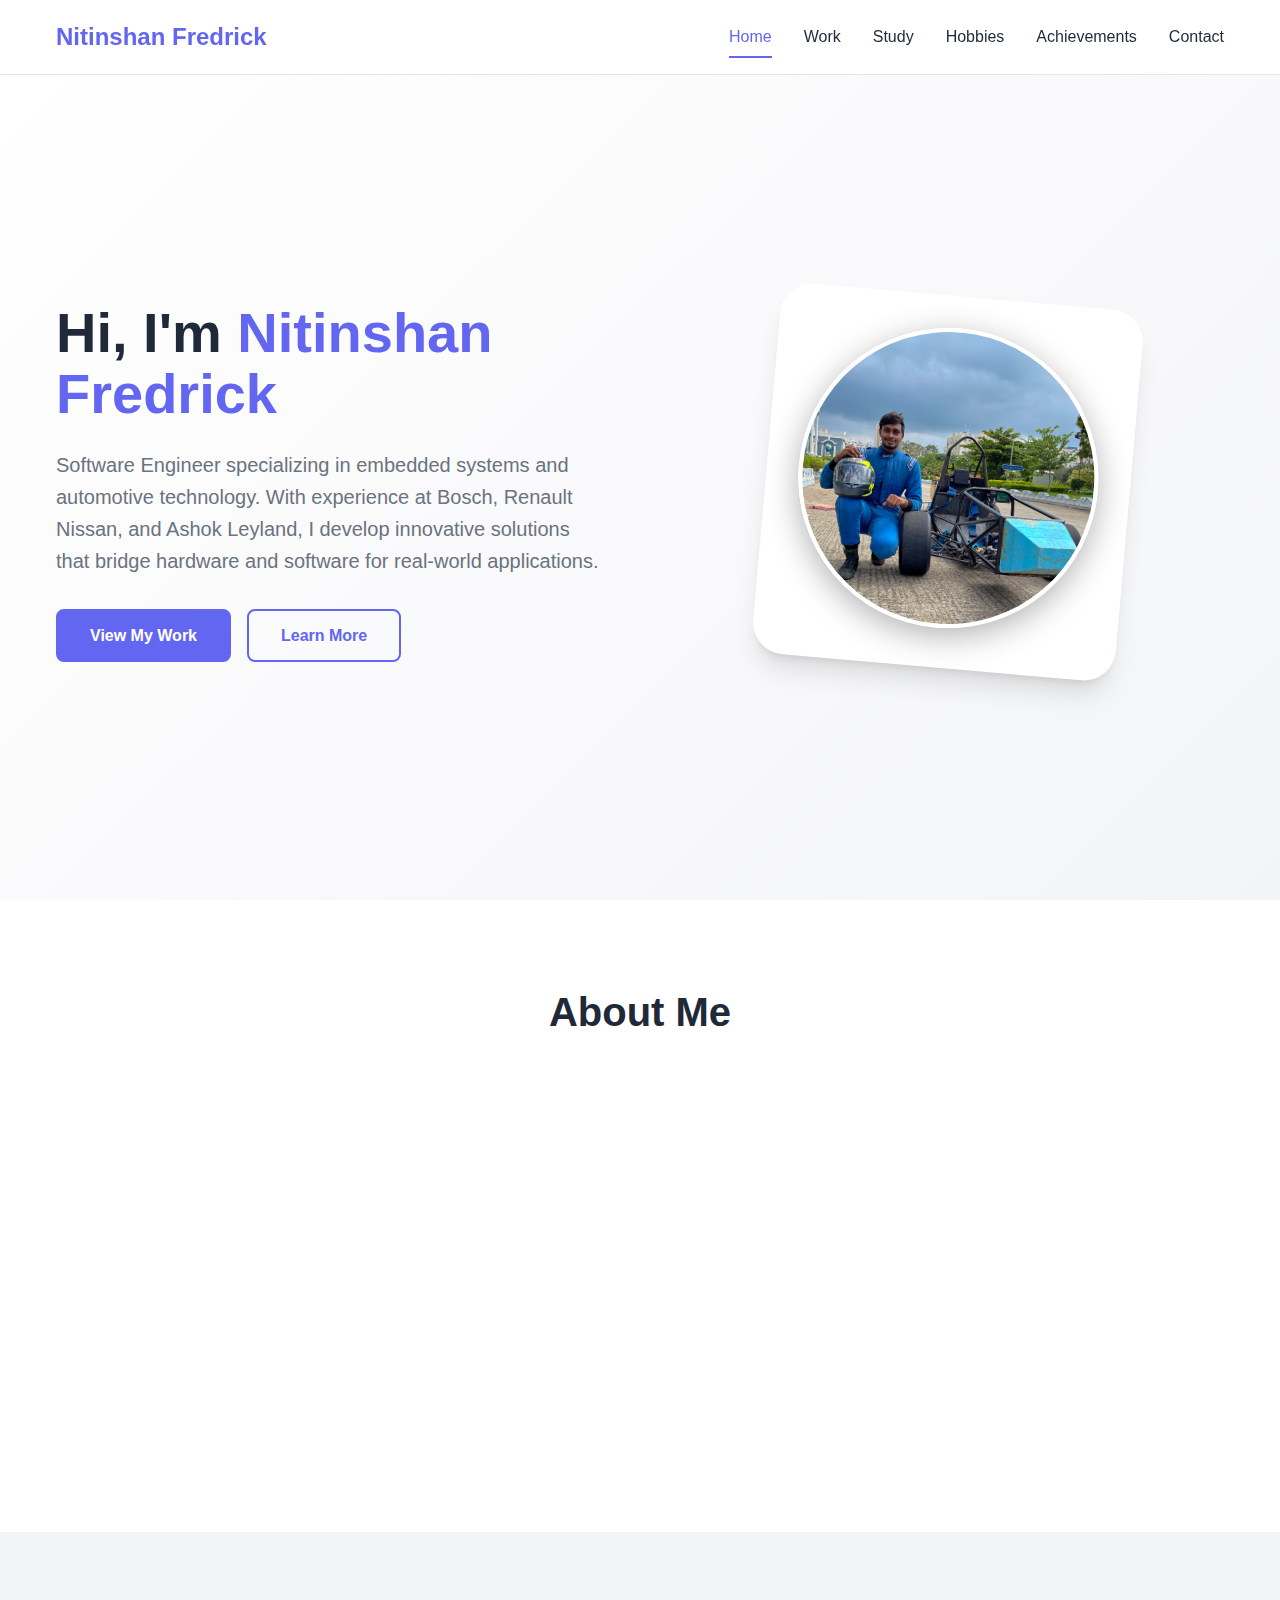
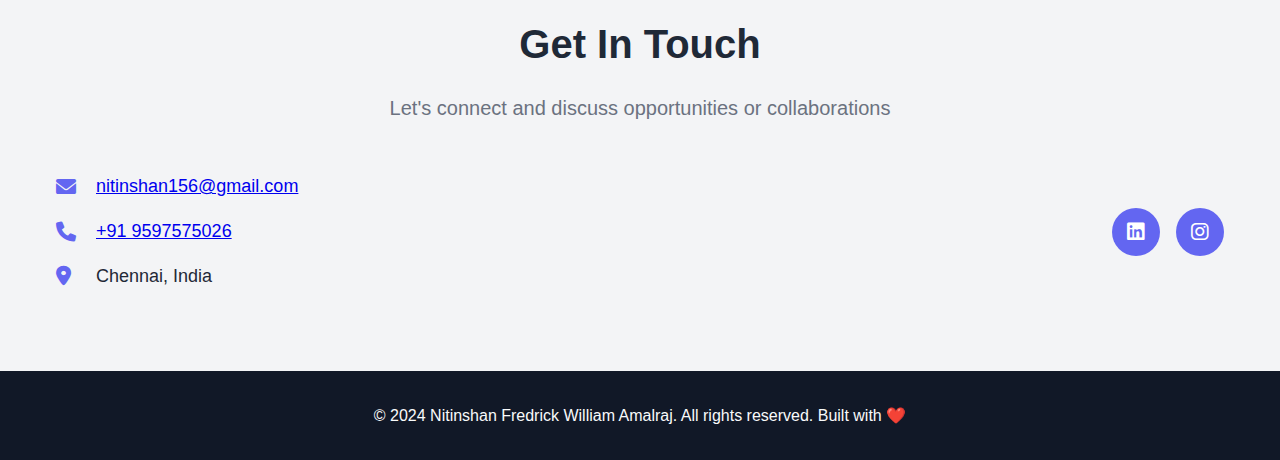
<file: index.html>
<!DOCTYPE html>
<html lang="en">
<head>
    <meta charset="UTF-8">
    <meta name="viewport" content="width=device-width, initial-scale=1.0">
        <title>Nitinshan Fredrick William Amalraj - Software Engineer</title>
    <link rel="stylesheet" href="css/style.css">
    <link href="https://cdnjs.cloudflare.com/ajax/libs/font-awesome/6.0.0/css/all.min.css" rel="stylesheet">
</head>
<body>
    <!-- Navigation -->
    <nav class="navbar">
        <div class="nav-container">
            <div class="nav-logo">
                <a href="index.html">Nitinshan Fredrick</a>
            </div>
            <div class="nav-menu" id="navMenu">
                <a href="index.html" class="nav-link active">Home</a>
                <a href="work.html" class="nav-link">Work</a>
                <a href="study.html" class="nav-link">Study</a>
                <a href="hobbies.html" class="nav-link">Hobbies</a>
                <a href="achievements.html" class="nav-link">Achievements</a>
                <a href="#contact" class="nav-link">Contact</a>
            </div>
            <div class="hamburger" id="hamburger">
                <span></span>
                <span></span>
                <span></span>
            </div>
        </div>
    </nav>

    <!-- Hero Section -->
    <section class="hero">
        <div class="hero-container">
            <div class="hero-content">
                <h1 class="hero-title">
                    Hi, I'm <span class="highlight">Nitinshan Fredrick</span>
                </h1>
                <p class="hero-description">
                    Software Engineer specializing in embedded systems and automotive technology. 
                    With experience at Bosch, Renault Nissan, and Ashok Leyland, I develop innovative 
                    solutions that bridge hardware and software for real-world applications.
                </p>
                <div class="hero-buttons">
                    <a href="work.html" class="btn btn-primary">View My Work</a>
                    <a href="#about" class="btn btn-secondary">Learn More</a>
                </div>
            </div>
            <div class="hero-image">
                <div class="profile-card">
                    <img src="images/Race Suit.jpg" alt="Nitinshan Fredrick William Amalraj" class="profile-image">
                </div>
            </div>
        </div>
    </section>

    <!-- About Section -->
    <section id="about" class="about">
        <div class="container">
            <h2 class="section-title">About Me</h2>
            <div class="about-grid">
                <div class="about-card">
                    <div class="card-icon">
                        <i class="fas fa-briefcase"></i>
                    </div>
                    <h3>Software Engineer</h3>
                    <p>Specializing in embedded systems, automotive software, and process automation with proven results at top companies.</p>
                    <a href="work.html" class="card-link">View Projects <i class="fas fa-arrow-right"></i></a>
                </div>
                <div class="about-card">
                    <div class="card-icon">
                        <i class="fas fa-graduation-cap"></i>
                    </div>
                    <h3>Learner</h3>
                    <p>Continuously expanding my knowledge through courses, certifications, and hands-on experience.</p>
                    <a href="study.html" class="card-link">Study Journey <i class="fas fa-arrow-right"></i></a>
                </div>
                <div class="about-card">
                    <div class="card-icon">
                        <i class="fas fa-palette"></i>
                    </div>
                    <h3>Creative</h3>
                    <p>Exploring various hobbies and interests that fuel my creativity and personal growth.</p>
                    <a href="hobbies.html" class="card-link">My Hobbies <i class="fas fa-arrow-right"></i></a>
                </div>
            </div>
        </div>
    </section>

    <!-- Stats Section -->
    <!-- <section class="stats">
        <div class="container">
            <div class="stats-grid">
                <div class="stat-item">
                    <span class="stat-number" data-count="3">0</span>
                    <span class="stat-label">Years Experience</span>
                </div>
                <div class="stat-item">
                    <span class="stat-number" data-count="3">0</span>
                    <span class="stat-label">Major Companies</span>
                </div>
                <div class="stat-item">
                    <span class="stat-number" data-count="90">0</span>
                    <span class="stat-label">% Process Improvement</span>
                </div>
                <div class="stat-item">
                    <span class="stat-number" data-count="10">0</span>
                    <span class="stat-label">Technologies Mastered</span>
                </div>
            </div>
        </div>
    </section> -->

    <!-- Contact Section -->
    <section id="contact" class="contact">
        <div class="container">
            <h2 class="section-title">Get In Touch</h2>
            <p class="section-subtitle">Let's connect and discuss opportunities or collaborations</p>
            <div class="contact-content">
                <div class="contact-info">
                    <div class="contact-item">
                        <i class="fas fa-envelope"></i>
                        <a href="mailto:nitinshan156@gmail.com">nitinshan156@gmail.com</a>
                    </div>
                    <div class="contact-item">
                        <i class="fas fa-phone"></i>
                        <a href="tel:+919597575026">+91 9597575026</a>
                    </div>
                    <div class="contact-item">
                        <i class="fas fa-map-marker-alt"></i>
                        <span>Chennai, India</span>
                    </div>
                </div>
                <div class="social-links">
                    <a href="https://www.linkedin.com/in/nitinshanfredrick/" target="_blank" class="social-link"><i class="fab fa-linkedin"></i></a>
                    <a href="https://www.instagram.com/ni__tin__/" target="_blank" class="social-link"><i class="fab fa-instagram"></i></a>
                </div>
            </div>
        </div>
    </section>

    <!-- Footer -->
    <footer class="footer">
        <div class="container">
            <p>&copy; 2024 Nitinshan Fredrick William Amalraj. All rights reserved. Built with ❤️</p>
        </div>
    </footer>

    <script src="js/main.js"></script>
</body>
</html>
</file>
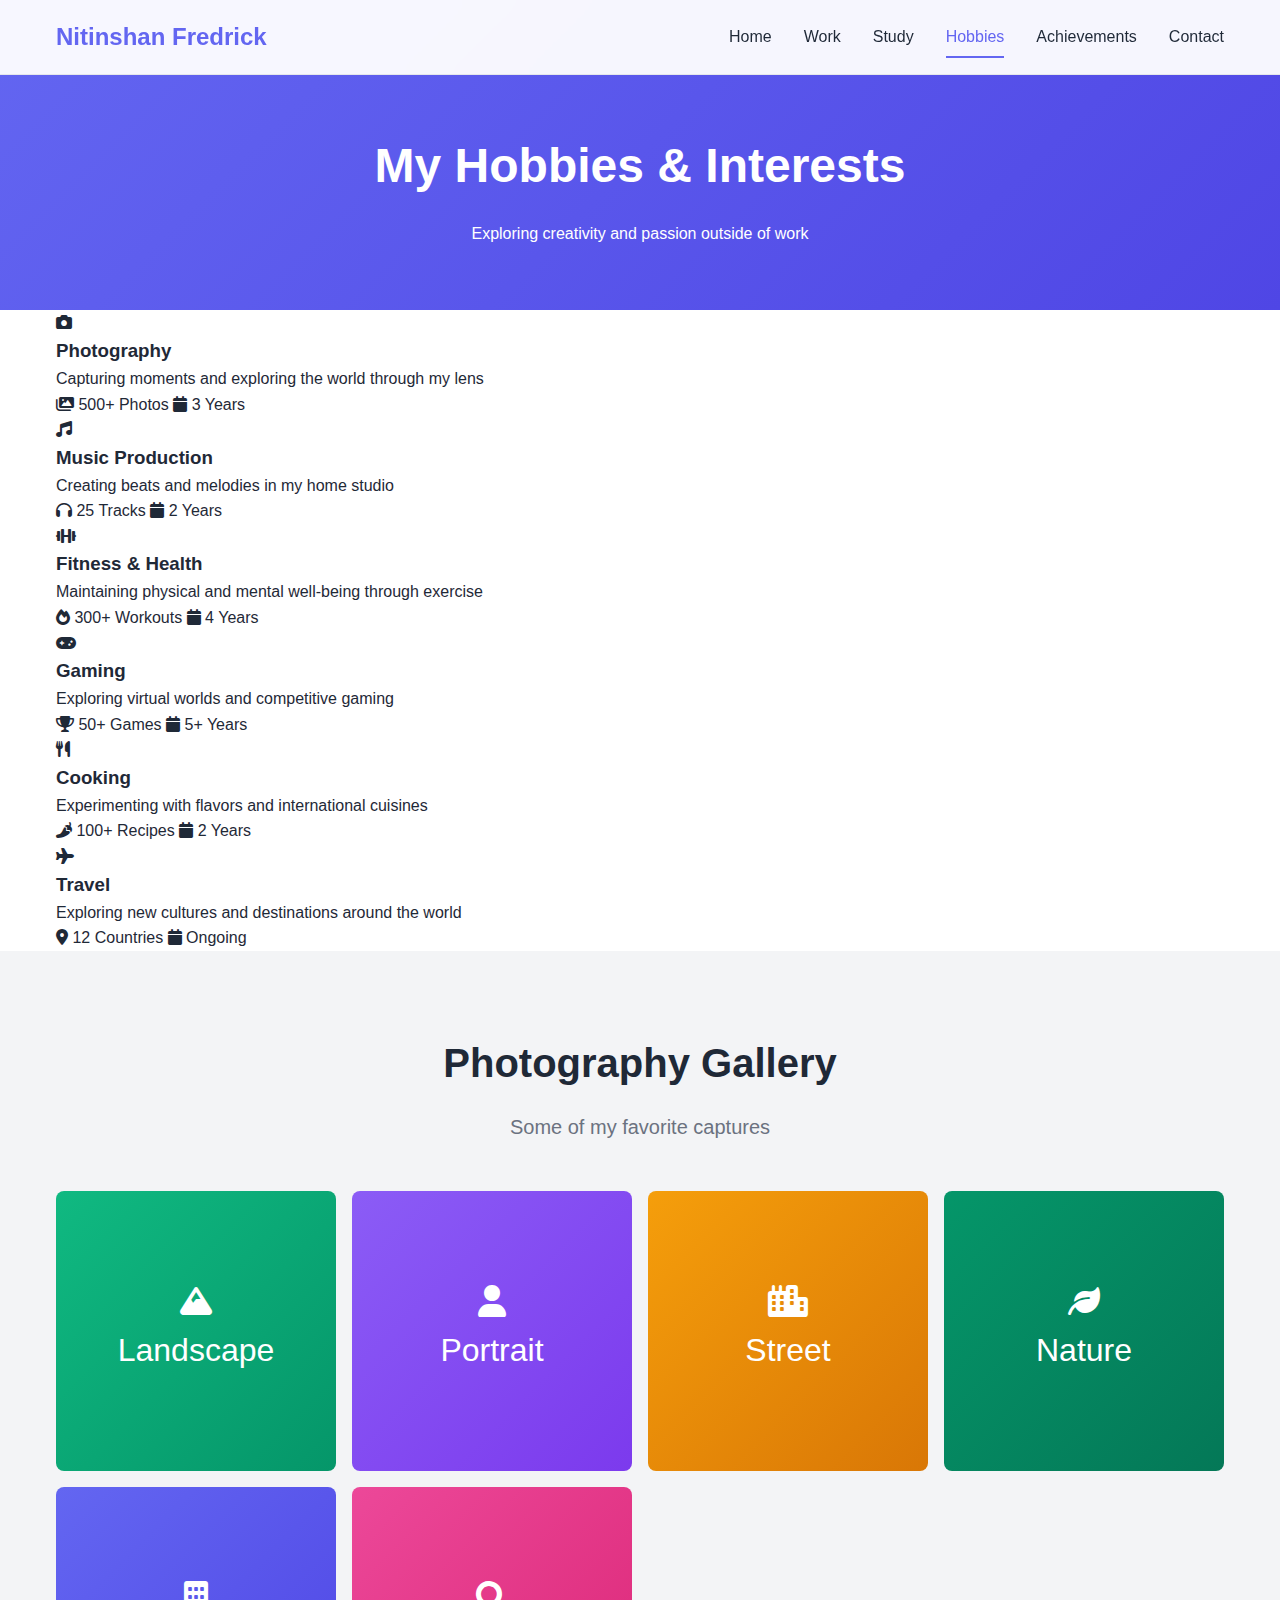
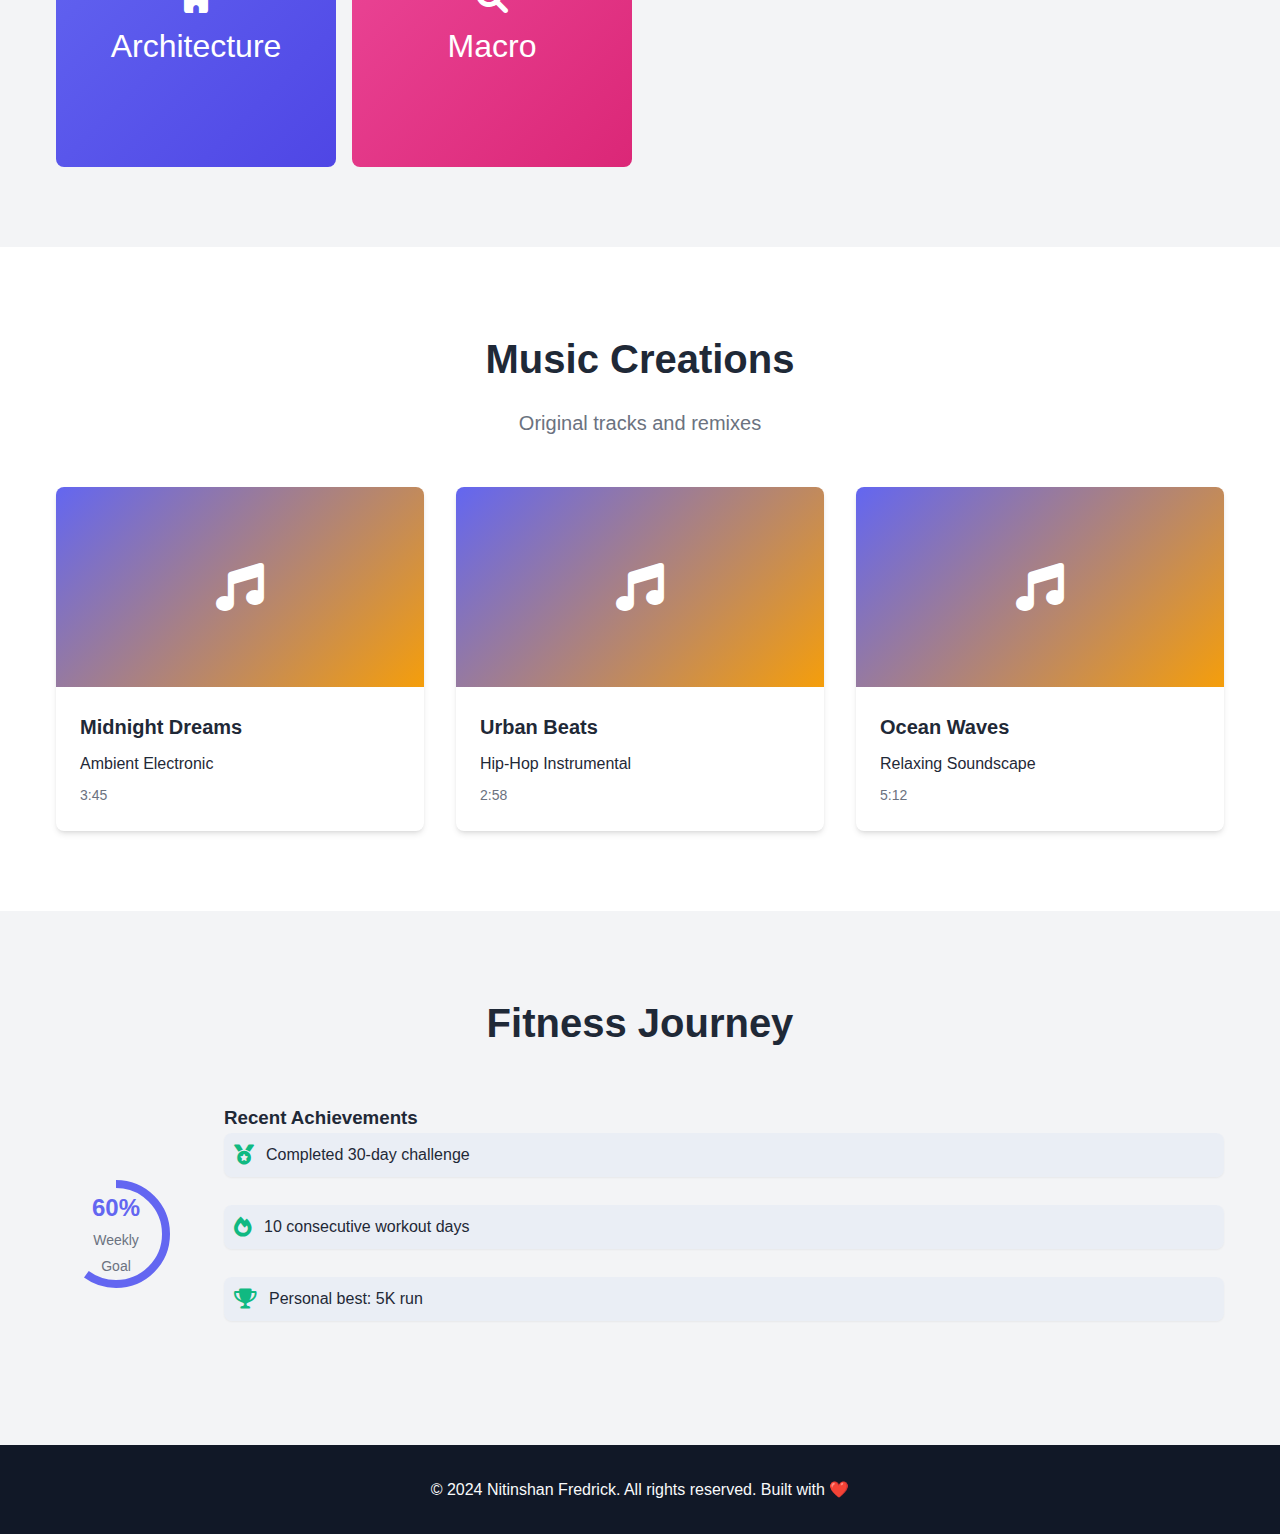
<file: hobbies.html>
<!DOCTYPE html>
<html lang="en">
<head>
    <meta charset="UTF-8">
    <meta name="viewport" content="width=device-width, initial-scale=1.0">
    <title>Hobbies - Creative Pursuits</title>
    <link rel="stylesheet" href="css/style.css">
    <link href="https://cdnjs.cloudflare.com/ajax/libs/font-awesome/6.0.0/css/all.min.css" rel="stylesheet">
</head>
<body>
    <!-- Navigation -->
    <nav class="navbar">
        <div class="nav-container">
            <div class="nav-logo">
                <a href="index.html">Nitinshan Fredrick</a>
            </div>
            <div class="nav-menu" id="navMenu">
                <a href="index.html" class="nav-link">Home</a>
                <a href="work.html" class="nav-link">Work</a>
                <a href="study.html" class="nav-link">Study</a>
                <a href="hobbies.html" class="nav-link active">Hobbies</a>
                <a href="achievements.html" class="nav-link">Achievements</a>
                <a href="index.html#contact" class="nav-link">Contact</a>
            </div>
            <div class="hamburger" id="hamburger">
                <span></span>
                <span></span>
                <span></span>
            </div>
        </div>
    </nav>

    <!-- Page Header -->
    <section class="page-header">
        <div class="container">
            <h1 class="page-title">My Hobbies & Interests</h1>
            <p class="page-subtitle">Exploring creativity and passion outside of work</p>
        </div>
    </section>

    <!-- Hobbies Overview -->
    <section class="hobbies-overview">
        <div class="container">
            <div class="hobbies-grid">
                <div class="hobby-card" onclick="showHobbyDetails('photography')">
                    <div class="hobby-icon">
                        <i class="fas fa-camera"></i>
                    </div>
                    <h3>Photography</h3>
                    <p>Capturing moments and exploring the world through my lens</p>
                    <div class="hobby-stats">
                        <span><i class="fas fa-images"></i> 500+ Photos</span>
                        <span><i class="fas fa-calendar"></i> 3 Years</span>
                    </div>
                </div>

                <div class="hobby-card" onclick="showHobbyDetails('music')">
                    <div class="hobby-icon">
                        <i class="fas fa-music"></i>
                    </div>
                    <h3>Music Production</h3>
                    <p>Creating beats and melodies in my home studio</p>
                    <div class="hobby-stats">
                        <span><i class="fas fa-headphones"></i> 25 Tracks</span>
                        <span><i class="fas fa-calendar"></i> 2 Years</span>
                    </div>
                </div>

                <div class="hobby-card" onclick="showHobbyDetails('fitness')">
                    <div class="hobby-icon">
                        <i class="fas fa-dumbbell"></i>
                    </div>
                    <h3>Fitness & Health</h3>
                    <p>Maintaining physical and mental well-being through exercise</p>
                    <div class="hobby-stats">
                        <span><i class="fas fa-fire"></i> 300+ Workouts</span>
                        <span><i class="fas fa-calendar"></i> 4 Years</span>
                    </div>
                </div>

                <div class="hobby-card" onclick="showHobbyDetails('gaming')">
                    <div class="hobby-icon">
                        <i class="fas fa-gamepad"></i>
                    </div>
                    <h3>Gaming</h3>
                    <p>Exploring virtual worlds and competitive gaming</p>
                    <div class="hobby-stats">
                        <span><i class="fas fa-trophy"></i> 50+ Games</span>
                        <span><i class="fas fa-calendar"></i> 5+ Years</span>
                    </div>
                </div>

                <div class="hobby-card" onclick="showHobbyDetails('cooking')">
                    <div class="hobby-icon">
                        <i class="fas fa-utensils"></i>
                    </div>
                    <h3>Cooking</h3>
                    <p>Experimenting with flavors and international cuisines</p>
                    <div class="hobby-stats">
                        <span><i class="fas fa-pepper-hot"></i> 100+ Recipes</span>
                        <span><i class="fas fa-calendar"></i> 2 Years</span>
                    </div>
                </div>

                <div class="hobby-card" onclick="showHobbyDetails('travel')">
                    <div class="hobby-icon">
                        <i class="fas fa-plane"></i>
                    </div>
                    <h3>Travel</h3>
                    <p>Exploring new cultures and destinations around the world</p>
                    <div class="hobby-stats">
                        <span><i class="fas fa-map-marker-alt"></i> 12 Countries</span>
                        <span><i class="fas fa-calendar"></i> Ongoing</span>
                    </div>
                </div>
            </div>
        </div>
    </section>

    <!-- Hobby Details Section -->
    <section id="hobbyDetails" class="hobby-details" style="display: none;">
        <div class="container">
            <div class="detail-content">
                <!-- Dynamic content will be loaded here -->
            </div>
        </div>
    </section>

    <!-- Photography Gallery -->
    <section class="photo-gallery">
        <div class="container">
            <h2 class="section-title">Photography Gallery</h2>
            <p class="section-subtitle">Some of my favorite captures</p>
            <div class="gallery-grid">
                <div class="gallery-item" onclick="openLightbox('photo1')">
                    <div class="image-placeholder landscape">
                        <i class="fas fa-mountain"></i>
                        <span>Landscape</span>
                    </div>
                    <div class="gallery-overlay">
                        <i class="fas fa-search-plus"></i>
                    </div>
                </div>
                <div class="gallery-item" onclick="openLightbox('photo2')">
                    <div class="image-placeholder portrait">
                        <i class="fas fa-user"></i>
                        <span>Portrait</span>
                    </div>
                    <div class="gallery-overlay">
                        <i class="fas fa-search-plus"></i>
                    </div>
                </div>
                <div class="gallery-item" onclick="openLightbox('photo3')">
                    <div class="image-placeholder street">
                        <i class="fas fa-city"></i>
                        <span>Street</span>
                    </div>
                    <div class="gallery-overlay">
                        <i class="fas fa-search-plus"></i>
                    </div>
                </div>
                <div class="gallery-item" onclick="openLightbox('photo4')">
                    <div class="image-placeholder nature">
                        <i class="fas fa-leaf"></i>
                        <span>Nature</span>
                    </div>
                    <div class="gallery-overlay">
                        <i class="fas fa-search-plus"></i>
                    </div>
                </div>
                <div class="gallery-item" onclick="openLightbox('photo5')">
                    <div class="image-placeholder architecture">
                        <i class="fas fa-building"></i>
                        <span>Architecture</span>
                    </div>
                    <div class="gallery-overlay">
                        <i class="fas fa-search-plus"></i>
                    </div>
                </div>
                <div class="gallery-item" onclick="openLightbox('photo6')">
                    <div class="image-placeholder macro">
                        <i class="fas fa-search"></i>
                        <span>Macro</span>
                    </div>
                    <div class="gallery-overlay">
                        <i class="fas fa-search-plus"></i>
                    </div>
                </div>
            </div>
        </div>
    </section>

    <!-- Music Section -->
    <section class="music-section">
        <div class="container">
            <h2 class="section-title">Music Creations</h2>
            <p class="section-subtitle">Original tracks and remixes</p>
            <div class="music-grid">
                <div class="track-card">
                    <div class="track-cover">
                        <i class="fas fa-music"></i>
                        <div class="play-button">
                            <i class="fas fa-play"></i>
                        </div>
                    </div>
                    <div class="track-info">
                        <h3>Midnight Dreams</h3>
                        <p>Ambient Electronic</p>
                        <div class="track-duration">3:45</div>
                    </div>
                </div>
                <div class="track-card">
                    <div class="track-cover">
                        <i class="fas fa-music"></i>
                        <div class="play-button">
                            <i class="fas fa-play"></i>
                        </div>
                    </div>
                    <div class="track-info">
                        <h3>Urban Beats</h3>
                        <p>Hip-Hop Instrumental</p>
                        <div class="track-duration">2:58</div>
                    </div>
                </div>
                <div class="track-card">
                    <div class="track-cover">
                        <i class="fas fa-music"></i>
                        <div class="play-button">
                            <i class="fas fa-play"></i>
                        </div>
                    </div>
                    <div class="track-info">
                        <h3>Ocean Waves</h3>
                        <p>Relaxing Soundscape</p>
                        <div class="track-duration">5:12</div>
                    </div>
                </div>
            </div>
        </div>
    </section>

    <!-- Fitness Tracker -->
    <section class="fitness-section">
        <div class="container">
            <h2 class="section-title">Fitness Journey</h2>
            <div class="fitness-stats">
                <div class="fitness-stat">
                    <div class="stat-circle">
                        <svg class="progress-ring" width="120" height="120">
                            <circle class="progress-ring-circle" stroke="currentColor" stroke-width="8" fill="transparent" r="50" cx="60" cy="60" style="stroke-dasharray: 314.16; stroke-dashoffset: 125.66;"/>
                        </svg>
                        <div class="stat-text">
                            <span class="stat-value">60%</span>
                            <span class="stat-label">Weekly Goal</span>
                        </div>
                    </div>
                </div>
                <div class="fitness-achievements">
                    <h3>Recent Achievements</h3>
                    <div class="achievement-list">
                        <div class="achievement-item">
                            <i class="fas fa-medal"></i>
                            <span>Completed 30-day challenge</span>
                        </div>
                        <div class="achievement-item">
                            <i class="fas fa-fire"></i>
                            <span>10 consecutive workout days</span>
                        </div>
                        <div class="achievement-item">
                            <i class="fas fa-trophy"></i>
                            <span>Personal best: 5K run</span>
                        </div>
                    </div>
                </div>
            </div>
        </div>
    </section>

    <!-- Lightbox Modal -->
    <div id="lightboxModal" class="lightbox-modal">
        <div class="lightbox-content">
            <span class="lightbox-close" onclick="closeLightbox()">&times;</span>
            <div class="lightbox-image">
                <div class="image-placeholder">
                    <i class="fas fa-image"></i>
                </div>
            </div>
            <div class="lightbox-caption">
                <h3>Photo Title</h3>
                <p>Photo description and details</p>
            </div>
        </div>
    </div>

    <!-- Footer -->
    <footer class="footer">
        <div class="container">
            <p>&copy; 2024 Nitinshan Fredrick. All rights reserved. Built with ❤️</p>
        </div>
    </footer>

    <script src="js/main.js"></script>
</body>
</html>
</file>
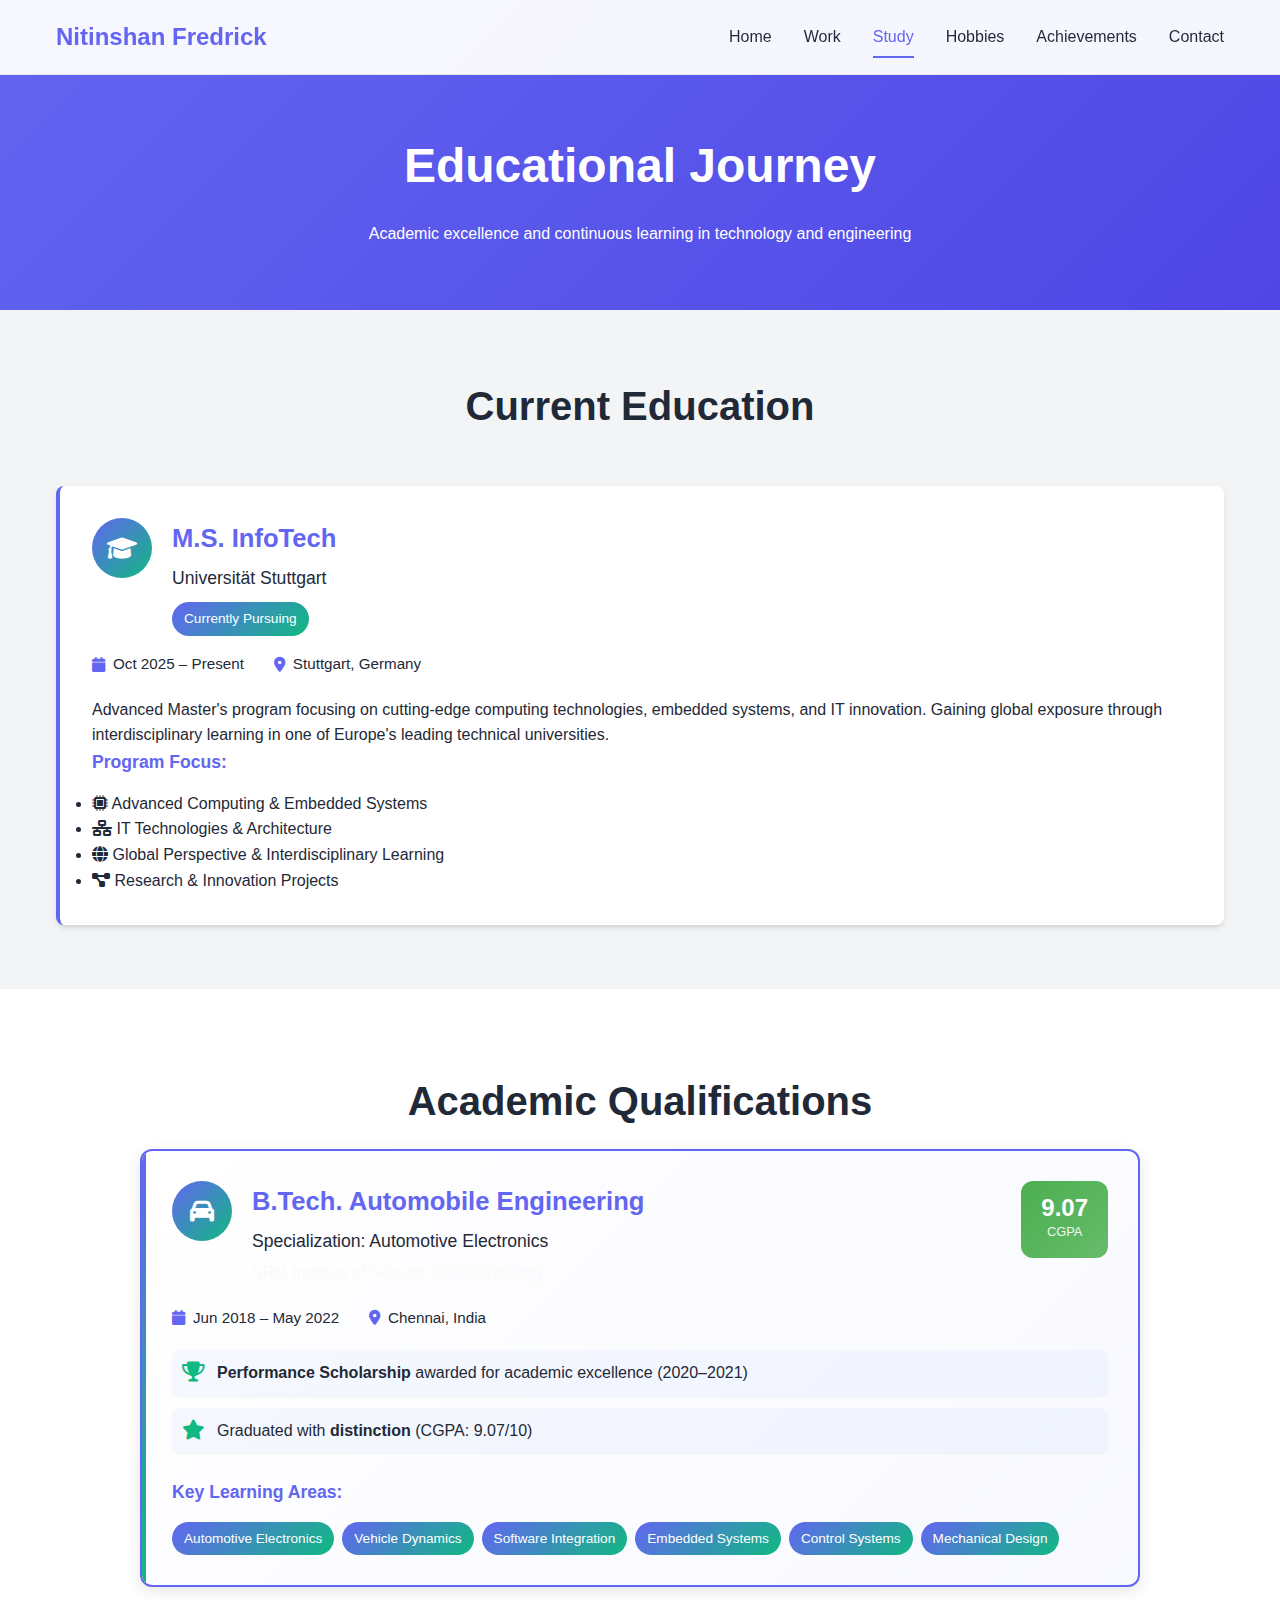
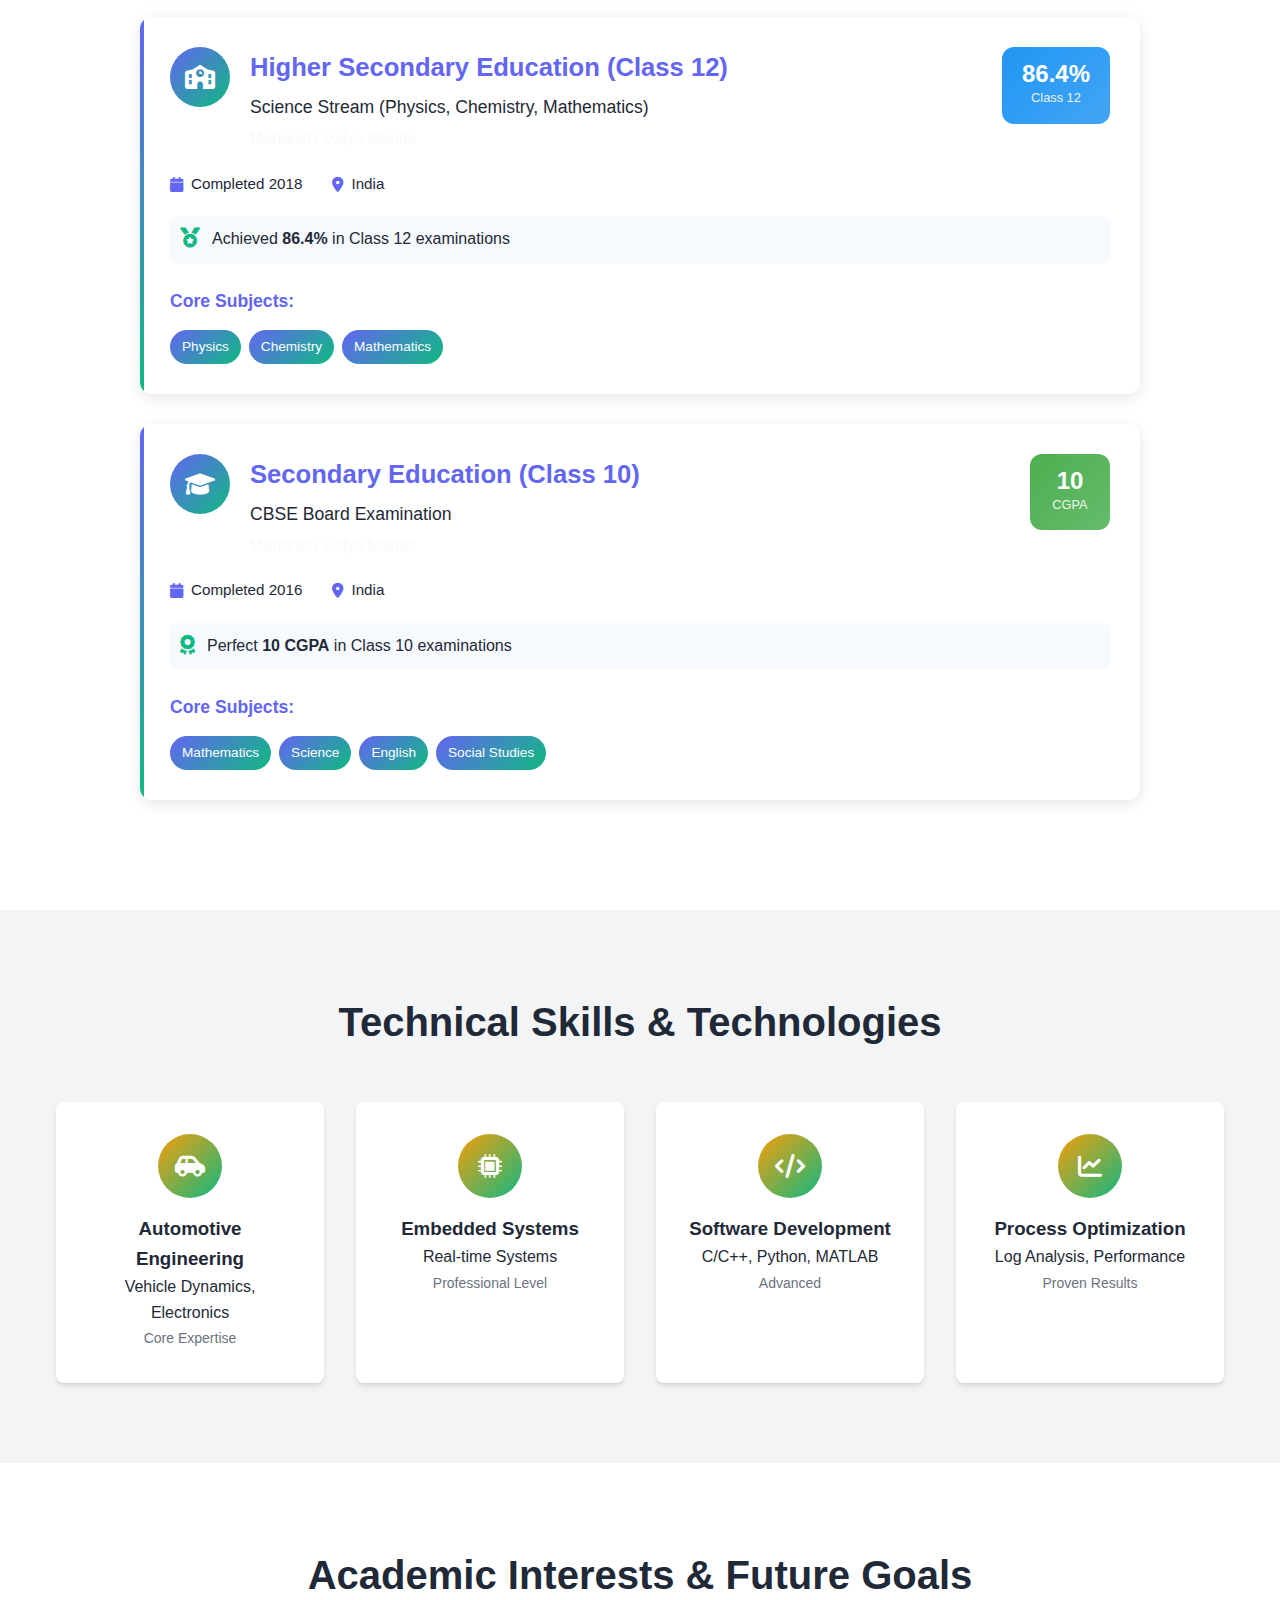
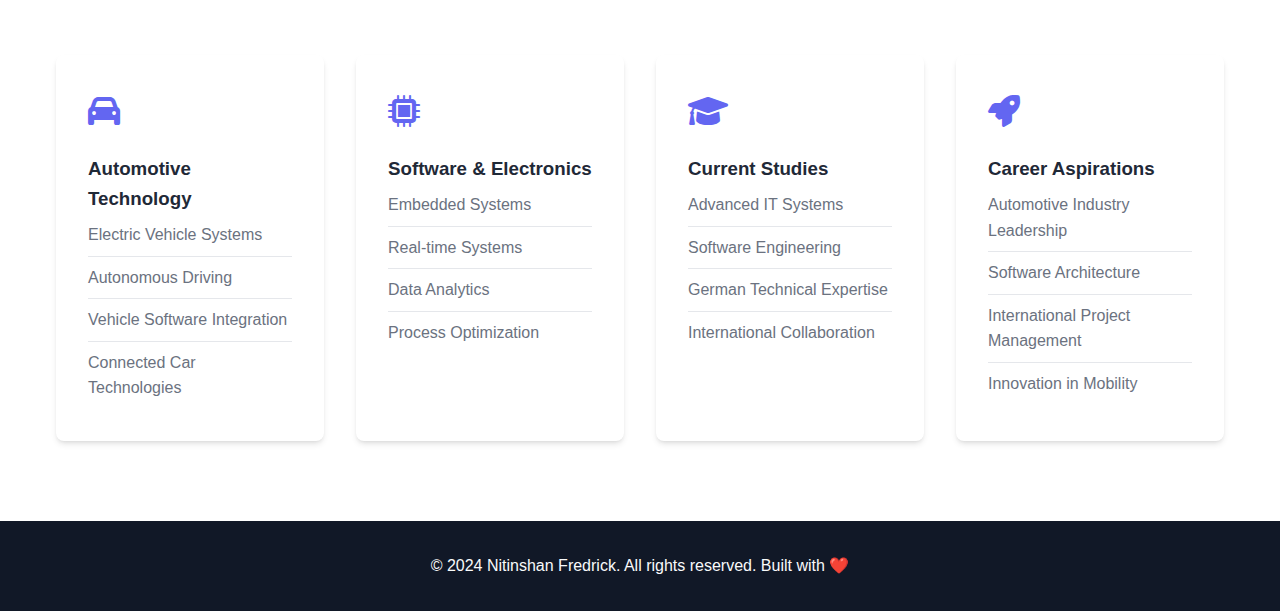
<file: study.html>
<!DOCTYPE html>
<html lang="en">
<head>
    <meta charset="UTF-8">
    <meta name="viewport" content="width=device-width, initial-scale=1.0">
    <title>Education - Nitinshan Fredrick William Amalraj</title>
    <link rel="stylesheet" href="css/style.css">
    <link href="https://cdnjs.cloudflare.com/ajax/libs/font-awesome/6.0.0/css/all.min.css" rel="stylesheet">
</head>
<body>
    <!-- Navigation -->
    <nav class="navbar">
        <div class="nav-container">
            <div class="nav-logo">
                <a href="index.html">Nitinshan Fredrick</a>
            </div>
            <div class="nav-menu" id="navMenu">
                <a href="index.html" class="nav-link">Home</a>
                <a href="work.html" class="nav-link">Work</a>
                <a href="study.html" class="nav-link active">Study</a>
                <a href="hobbies.html" class="nav-link">Hobbies</a>
                <a href="achievements.html" class="nav-link">Achievements</a>
                <a href="index.html#contact" class="nav-link">Contact</a>
            </div>
            <div class="hamburger" id="hamburger">
                <span></span>
                <span></span>
                <span></span>
            </div>
        </div>
    </nav>

    <!-- Page Header -->
    <section class="page-header">
        <div class="container">
            <h1 class="page-title">Educational Journey</h1>
            <p class="page-subtitle">Academic excellence and continuous learning in technology and engineering</p>
        </div>
    </section>

    <!-- Study Stats -->
    <!-- 
    <section class="study-stats">
        <div class="container">
            <div class="stats-grid">
                <div class="stat-card">
                    <div class="stat-icon">
                        <i class="fas fa-university"></i>
                    </div>
                    <div class="stat-info">
                        <span class="stat-number">9.07</span>
                        <span class="stat-label">CGPA (B.Tech)</span>
                    </div>
                </div>
                <div class="stat-card">
                    <div class="stat-icon">
                        <i class="fas fa-globe-europe"></i>
                    </div>
                    <div class="stat-info">
                        <span class="stat-number">2</span>
                        <span class="stat-label">Countries</span>
                    </div>
                </div>
                <div class="stat-card">
                    <div class="stat-icon">
                        <i class="fas fa-award"></i>
                    </div>
                    <div class="stat-info">
                        <span class="stat-number">86.4</span>
                        <span class="stat-label">% (Class 12)</span>
                    </div>
                </div>
                <div class="stat-card">
                    <div class="stat-icon">
                        <i class="fas fa-medal"></i>
                    </div>
                    <div class="stat-info">
                        <span class="stat-number">10</span>
                        <span class="stat-label">CGPA (Class 10)</span>
                    </div>
                </div>
            </div>
        </div>
    </section>
    -->

    <!-- Current Education -->
    <section class="current-learning">
        <div class="container">
            <h2 class="section-title">Current Education</h2>
            <div class="learning-grid">
                <div class="learning-card active">
                    <div class="card-header">
                        <div class="degree-icon">
                            <i class="fas fa-graduation-cap"></i>
                        </div>
                        <div class="degree-info">
                            <h3>M.S. InfoTech</h3>
                            <h4>Universität Stuttgart</h4>
                            <span class="current-badge">Currently Pursuing</span>
                        </div>
                    </div>
                    <div class="card-content">
                        <div class="education-meta">
                            <span class="duration"><i class="fas fa-calendar"></i> Oct 2025 – Present</span>
                            <span class="location"><i class="fas fa-map-marker-alt"></i> Stuttgart, Germany</span>
                        </div>
                        <p class="program-description">
                            Advanced Master's program focusing on cutting-edge computing technologies, 
                            embedded systems, and IT innovation. Gaining global exposure through 
                            interdisciplinary learning in one of Europe's leading technical universities.
                        </p>
                        <div class="program-highlights">
                            <h5>Program Focus:</h5>
                            <ul>
                                <li><i class="fas fa-microchip"></i> Advanced Computing & Embedded Systems</li>
                                <li><i class="fas fa-network-wired"></i> IT Technologies & Architecture</li>
                                <li><i class="fas fa-globe"></i> Global Perspective & Interdisciplinary Learning</li>
                                <li><i class="fas fa-project-diagram"></i> Research & Innovation Projects</li>
                            </ul>
                        </div>
                    </div>
                </div>
            </div>
        </div>
    </section>

    <!-- Completed Education -->
    <section class="completed-courses">
        <div class="container">
            <h2 class="section-title">Academic Qualifications</h2>
            <div class="education-timeline">
                
                <!-- Bachelor's Degree -->
                <div class="education-card featured">
                    <div class="education-header">
                        <div class="degree-icon">
                            <i class="fas fa-car"></i>
                        </div>
                        <div class="degree-info">
                            <h3>B.Tech. Automobile Engineering</h3>
                            <h4>Specialization: Automotive Electronics</h4>
                            <h5>SRM Institute of Science and Technology</h5>
                        </div>
                        <div class="grade-badge excellent">
                            <span class="grade">9.07</span>
                            <span class="label">CGPA</span>
                        </div>
                    </div>
                    <div class="education-content">
                        <div class="education-meta">
                            <span class="duration"><i class="fas fa-calendar"></i> Jun 2018 – May 2022</span>
                            <span class="location"><i class="fas fa-map-marker-alt"></i> Chennai, India</span>
                        </div>
                        <div class="achievements">
                            <div class="achievement-item">
                                <i class="fas fa-trophy"></i>
                                <span><strong>Performance Scholarship</strong> awarded for academic excellence (2020–2021)</span>
                            </div>
                            <div class="achievement-item">
                                <i class="fas fa-star"></i>
                                <span>Graduated with <strong>distinction</strong> (CGPA: 9.07/10)</span>
                            </div>
                        </div>
                        <div class="program-highlights">
                            <h5>Key Learning Areas:</h5>
                            <div class="subjects-grid">
                                <span class="subject-tag">Automotive Electronics</span>
                                <span class="subject-tag">Vehicle Dynamics</span>
                                <span class="subject-tag">Software Integration</span>
                                <span class="subject-tag">Embedded Systems</span>
                                <span class="subject-tag">Control Systems</span>
                                <span class="subject-tag">Mechanical Design</span>
                            </div>
                        </div>
                    </div>
                </div>

                <!-- High School Education - Class 12 -->
                <div class="education-card">
                    <div class="education-header">
                        <div class="degree-icon">
                            <i class="fas fa-school"></i>
                        </div>
                        <div class="degree-info">
                            <h3>Higher Secondary Education (Class 12)</h3>
                            <h4>Science Stream (Physics, Chemistry, Mathematics)</h4>
                            <h5>Maharishi Vidya Mandir</h5>
                        </div>
                        <div class="grade-badge good">
                            <span class="grade">86.4%</span>
                            <span class="label">Class 12</span>
                        </div>
                    </div>
                    <div class="education-content">
                        <div class="education-meta">
                            <span class="duration"><i class="fas fa-calendar"></i> Completed 2018</span>
                            <span class="location"><i class="fas fa-map-marker-alt"></i> India</span>
                        </div>
                        <div class="achievements">
                            <div class="achievement-item">
                                <i class="fas fa-medal"></i>
                                <span>Achieved <strong>86.4%</strong> in Class 12 examinations</span>
                            </div>
                        </div>
                        <div class="program-highlights">
                            <h5>Core Subjects:</h5>
                            <div class="subjects-grid">
                                <span class="subject-tag">Physics</span>
                                <span class="subject-tag">Chemistry</span>
                                <span class="subject-tag">Mathematics</span>
                            </div>
                        </div>
                    </div>
                </div>

                <!-- Secondary Education - Class 10 -->
                <div class="education-card">
                    <div class="education-header">
                        <div class="degree-icon">
                            <i class="fas fa-graduation-cap"></i>
                        </div>
                        <div class="degree-info">
                            <h3>Secondary Education (Class 10)</h3>
                            <h4>CBSE Board Examination</h4>
                            <h5>Maharishi Vidya Mandir</h5>
                        </div>
                        <div class="grade-badge excellent">
                            <span class="grade">10</span>
                            <span class="label">CGPA</span>
                        </div>
                    </div>
                    <div class="education-content">
                        <div class="education-meta">
                            <span class="duration"><i class="fas fa-calendar"></i> Completed 2016</span>
                            <span class="location"><i class="fas fa-map-marker-alt"></i> India</span>
                        </div>
                        <div class="achievements">
                            <div class="achievement-item">
                                <i class="fas fa-award"></i>
                                <span>Perfect <strong>10 CGPA</strong> in Class 10 examinations</span>
                            </div>
                        </div>
                        <div class="program-highlights">
                            <h5>Core Subjects:</h5>
                            <div class="subjects-grid">
                                <span class="subject-tag">Mathematics</span>
                                <span class="subject-tag">Science</span>
                                <span class="subject-tag">English</span>
                                <span class="subject-tag">Social Studies</span>
                            </div>
                        </div>
                    </div>
                </div>

            </div>
        </div>
    </section>

    <!-- Certifications -->
    <section class="certifications">
        <div class="container">
            <h2 class="section-title">Technical Skills & Technologies</h2>
            <div class="cert-grid">
                <div class="cert-card">
                    <div class="cert-badge">
                        <i class="fas fa-car-side"></i>
                    </div>
                    <h3>Automotive Engineering</h3>
                    <p>Vehicle Dynamics, Electronics</p>
                    <span class="cert-date">Core Expertise</span>
                </div>
                <div class="cert-card">
                    <div class="cert-badge">
                        <i class="fas fa-microchip"></i>
                    </div>
                    <h3>Embedded Systems</h3>
                    <p>Real-time Systems</p>
                    <span class="cert-date">Professional Level</span>
                </div>
                <div class="cert-card">
                    <div class="cert-badge">
                        <i class="fas fa-code"></i>
                    </div>
                    <h3>Software Development</h3>
                    <p>C/C++, Python, MATLAB</p>
                    <span class="cert-date">Advanced</span>
                </div>
                <div class="cert-card">
                    <div class="cert-badge">
                        <i class="fas fa-chart-line"></i>
                    </div>
                    <h3>Process Optimization</h3>
                    <p>Log Analysis, Performance</p>
                    <span class="cert-date">Proven Results</span>
                </div>
            </div>
        </div>
    </section>

    <!-- Academic Interests & Future Goals -->
    <section class="resources">
        <div class="container">
            <h2 class="section-title">Academic Interests & Future Goals</h2>
            <div class="resources-grid">
                <div class="resource-card">
                    <div class="resource-icon">
                        <i class="fas fa-car"></i>
                    </div>
                    <h3>Automotive Technology</h3>
                    <ul>
                        <li>Electric Vehicle Systems</li>
                        <li>Autonomous Driving</li>
                        <li>Vehicle Software Integration</li>
                        <li>Connected Car Technologies</li>
                    </ul>
                </div>
                <div class="resource-card">
                    <div class="resource-icon">
                        <i class="fas fa-microchip"></i>
                    </div>
                    <h3>Software & Electronics</h3>
                    <ul>
                        <li>Embedded Systems</li>
                        <li>Real-time Systems</li>
                        <li>Data Analytics</li>
                        <li>Process Optimization</li>
                    </ul>
                </div>
                <div class="resource-card">
                    <div class="resource-icon">
                        <i class="fas fa-graduation-cap"></i>
                    </div>
                    <h3>Current Studies</h3>
                    <ul>
                        <li>Advanced IT Systems</li>
                        <li>Software Engineering</li>
                        <li>German Technical Expertise</li>
                        <li>International Collaboration</li>
                    </ul>
                </div>
                <div class="resource-card">
                    <div class="resource-icon">
                        <i class="fas fa-rocket"></i>
                    </div>
                    <h3>Career Aspirations</h3>
                    <ul>
                        <li>Automotive Industry Leadership</li>
                        <li>Software Architecture</li>
                        <li>International Project Management</li>
                        <li>Innovation in Mobility</li>
                    </ul>
                </div>
            </div>
        </div>
    </section>

    <!-- Footer -->
    <footer class="footer">
        <div class="container">
            <p>&copy; 2024 Nitinshan Fredrick. All rights reserved. Built with ❤️</p>
        </div>
    </footer>

    <script src="js/main.js"></script>
</body>
</html>
</file>
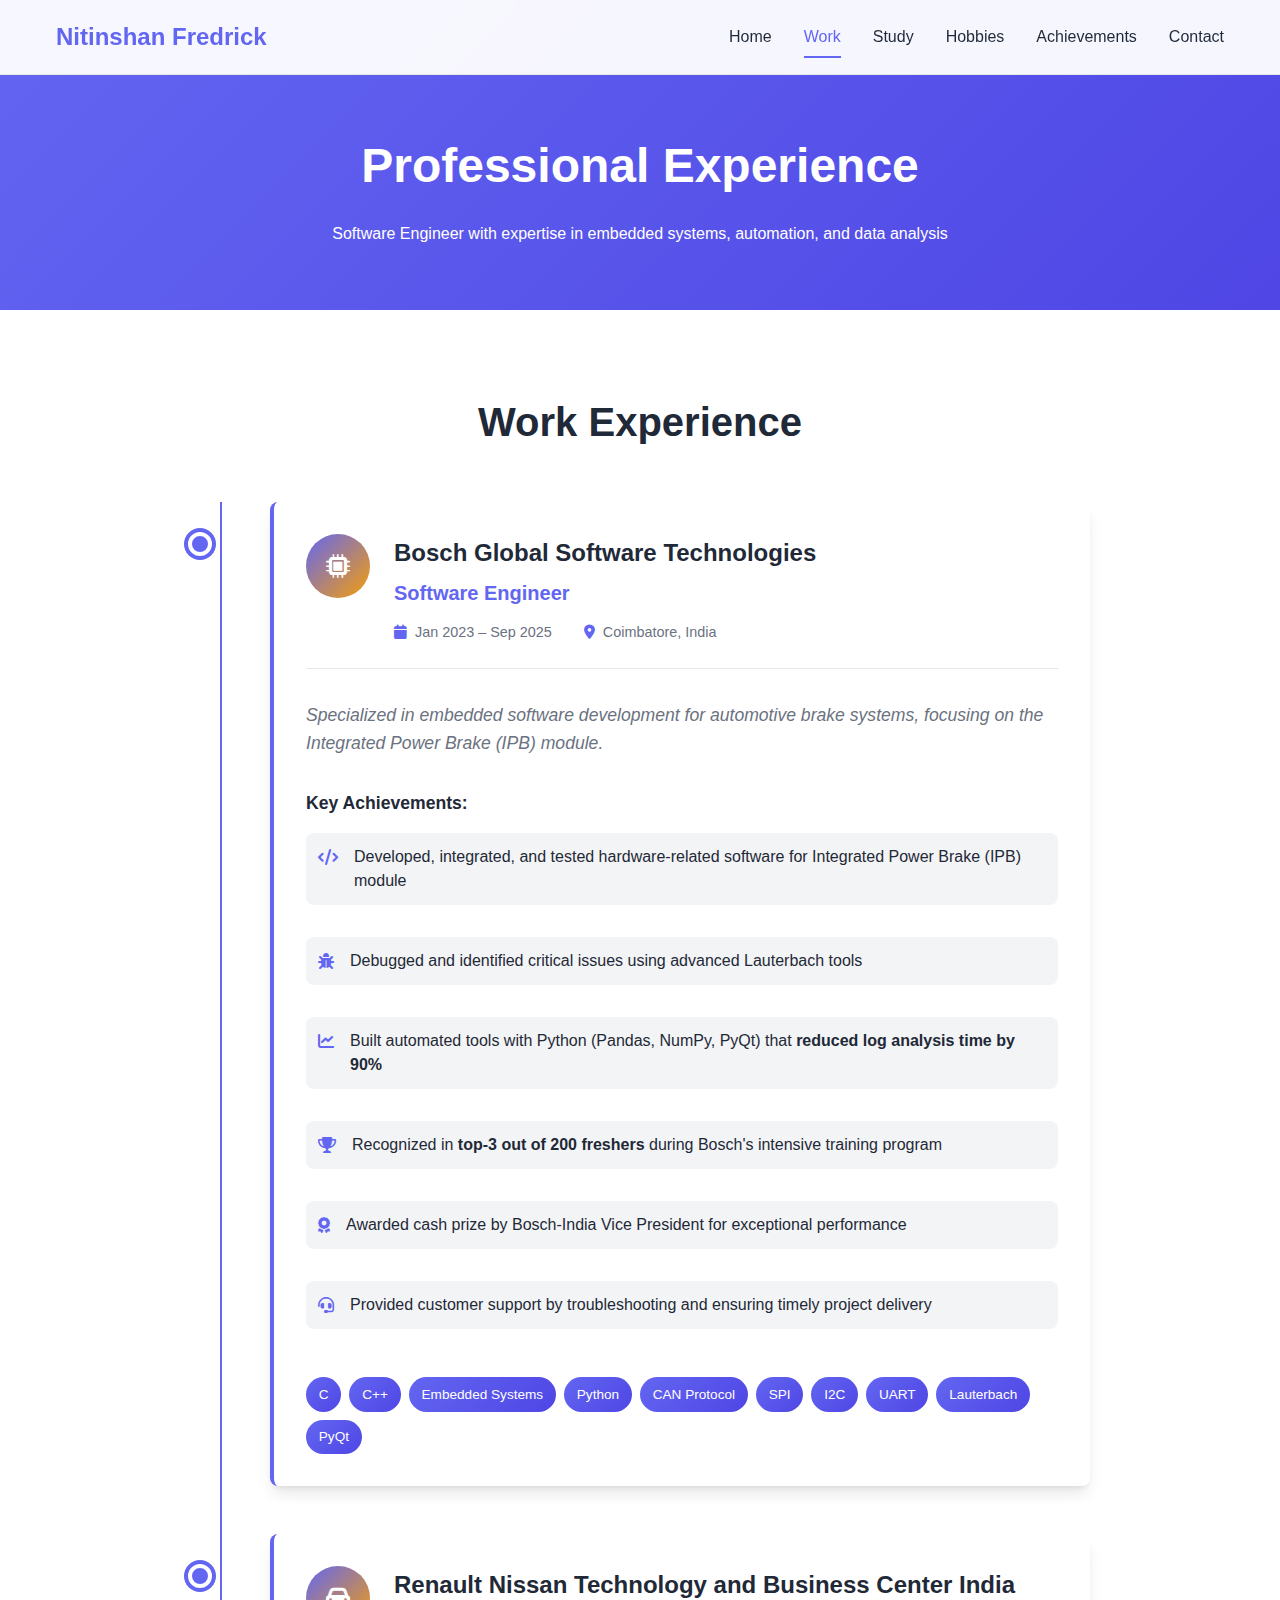
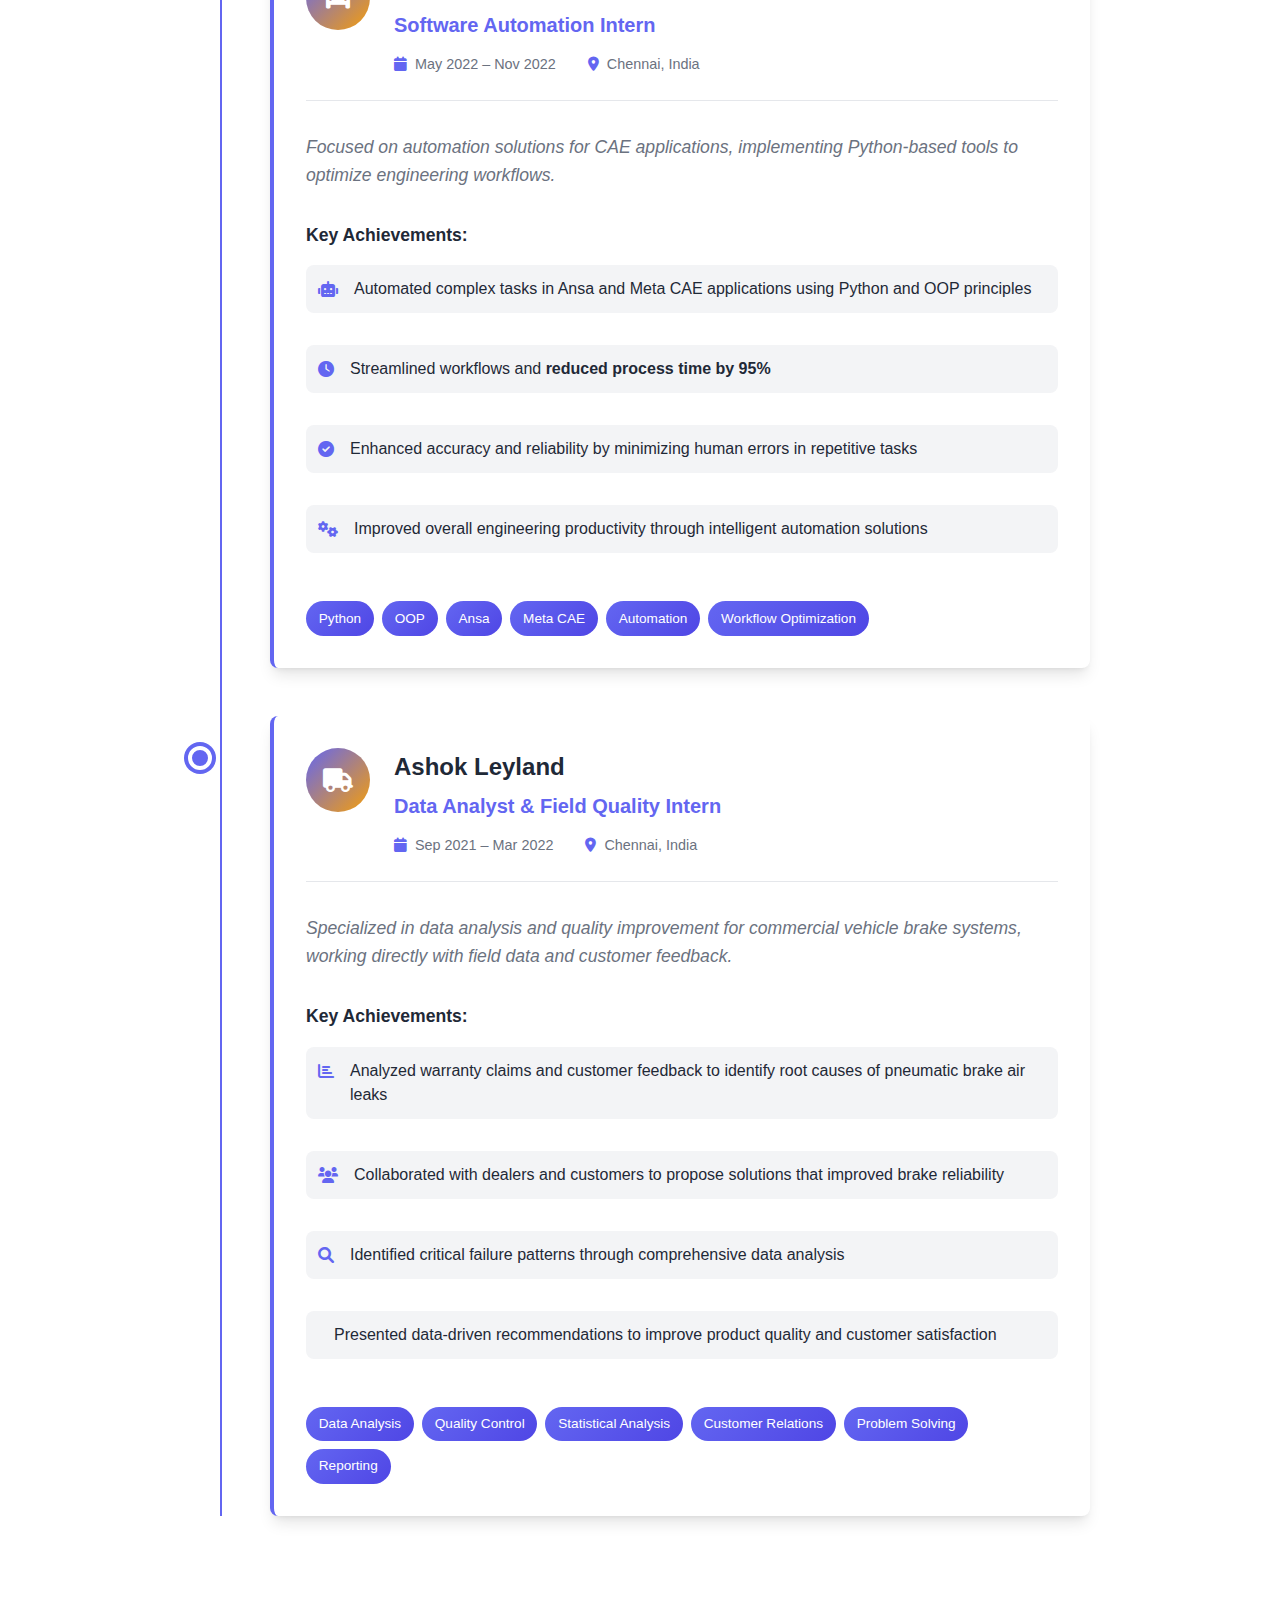
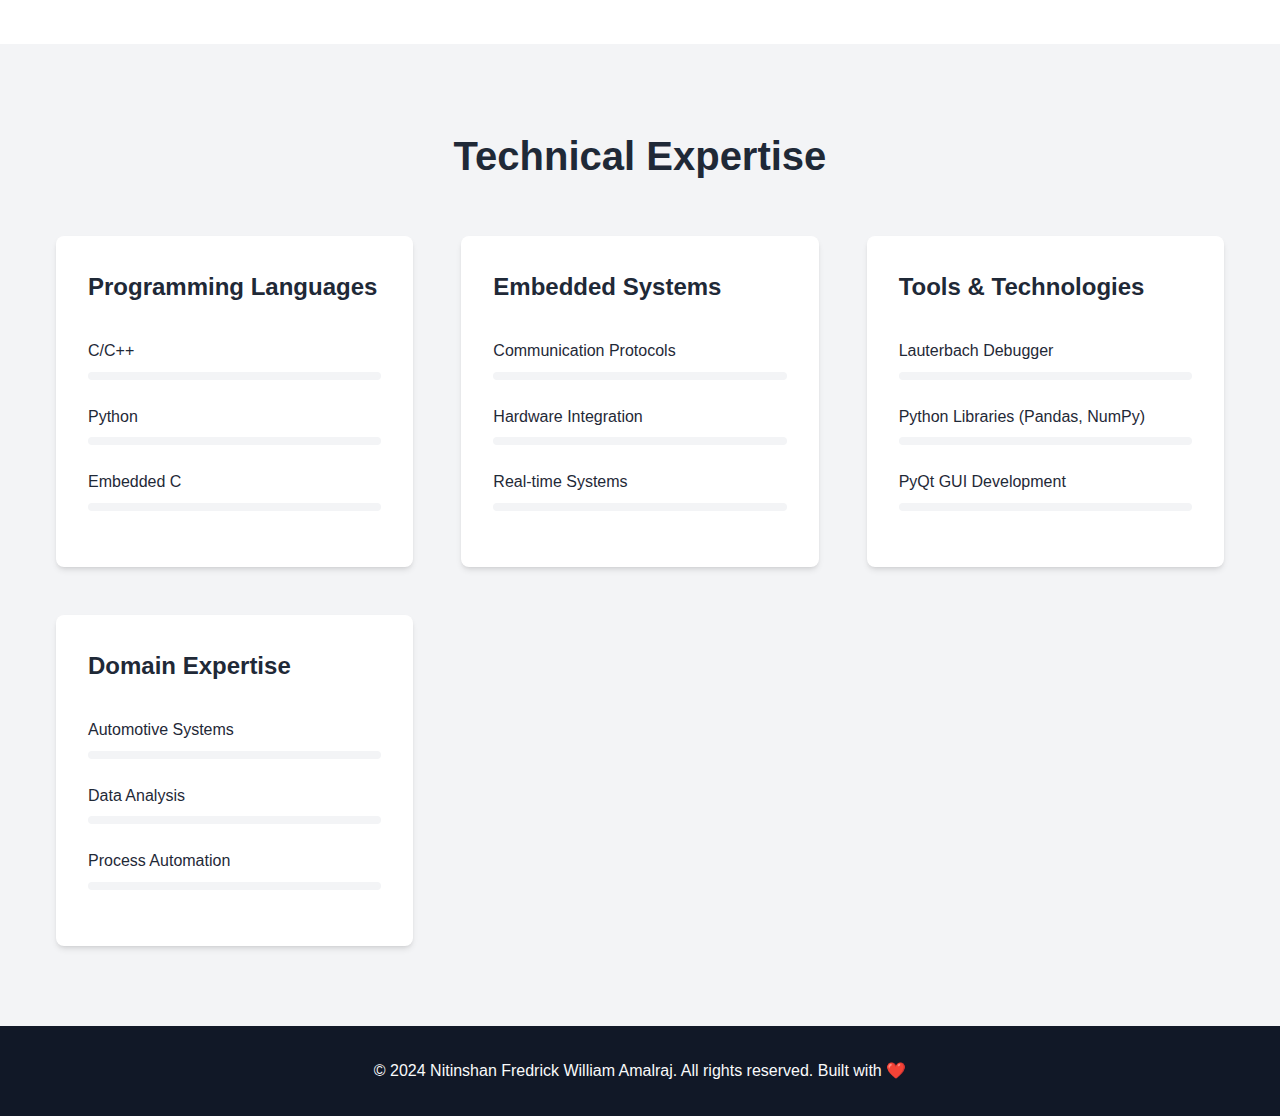
<file: work.html>
<!DOCTYPE html>
<html lang="en">
<head>
    <meta charset="UTF-8">
    <meta name="viewport" content="width=device-width, initial-scale=1.0">
    <title>Work - Nitinshan Fredrick William Amalraj's Portfolio</title>
    <link rel="stylesheet" href="css/style.css">
    <link href="https://cdnjs.cloudflare.com/ajax/libs/font-awesome/6.0.0/css/all.min.css" rel="stylesheet">
</head>
<body>
    <!-- Navigation -->
    <nav class="navbar">
        <div class="nav-container">
            <div class="nav-logo">
                <a href="index.html">Nitinshan Fredrick</a>
            </div>
            <div class="nav-menu" id="navMenu">
                <a href="index.html" class="nav-link">Home</a>
                <a href="work.html" class="nav-link active">Work</a>
                <a href="study.html" class="nav-link">Study</a>
                <a href="hobbies.html" class="nav-link">Hobbies</a>
                <a href="achievements.html" class="nav-link">Achievements</a>
                <a href="index.html#contact" class="nav-link">Contact</a>
            </div>
            <div class="hamburger" id="hamburger">
                <span></span>
                <span></span>
                <span></span>
            </div>
        </div>
    </nav>

    <!-- Page Header -->
    <section class="page-header">
        <div class="container">
            <h1 class="page-title">Professional Experience</h1>
            <p class="page-subtitle">Software Engineer with expertise in embedded systems, automation, and data analysis</p>
        </div>
    </section>

    <!-- Work Experience Section -->
    <section class="work-experience">
        <div class="container">
            <h2 class="section-title">Work Experience</h2>
            <div class="experience-timeline">
                
                <!-- Bosch Experience -->
                <div class="experience-card">
                    <div class="experience-header">
                        <div class="company-logo">
                            <i class="fas fa-microchip"></i>
                        </div>
                        <div class="experience-info">
                            <h3>Bosch Global Software Technologies</h3>
                            <h4>Software Engineer</h4>
                            <div class="experience-meta">
                                <span class="duration"><i class="fas fa-calendar"></i> Jan 2023 – Sep 2025</span>
                                <span class="location"><i class="fas fa-map-marker-alt"></i> Coimbatore, India</span>
                            </div>
                        </div>
                    </div>
                    <div class="experience-content">
                        <p class="experience-description">
                            Specialized in embedded software development for automotive brake systems, focusing on the Integrated Power Brake (IPB) module.
                        </p>
                        <div class="achievements">
                            <h5>Key Achievements:</h5>
                            <ul class="achievement-list">
                                <li>
                                    <i class="fas fa-code"></i>
                                    <span>Developed, integrated, and tested hardware-related software for Integrated Power Brake (IPB) module</span>
                                </li>
                                <li>
                                    <i class="fas fa-bug"></i>
                                    <span>Debugged and identified critical issues using advanced Lauterbach tools</span>
                                </li>
                                <li>
                                    <i class="fas fa-chart-line"></i>
                                    <span>Built automated tools with Python (Pandas, NumPy, PyQt) that <strong>reduced log analysis time by 90%</strong></span>
                                </li>
                                <li>
                                    <i class="fas fa-trophy"></i>
                                    <span>Recognized in <strong>top-3 out of 200 freshers</strong> during Bosch's intensive training program</span>
                                </li>
                                <li>
                                    <i class="fas fa-award"></i>
                                    <span>Awarded cash prize by Bosch-India Vice President for exceptional performance</span>
                                </li>
                                <li>
                                    <i class="fas fa-headset"></i>
                                    <span>Provided customer support by troubleshooting and ensuring timely project delivery</span>
                                </li>
                            </ul>
                        </div>
                        <div class="tech-stack">
                            <span class="tech-tag">C</span>
                            <span class="tech-tag">C++</span>
                            <span class="tech-tag">Embedded Systems</span>
                            <span class="tech-tag">Python</span>
                            <span class="tech-tag">CAN Protocol</span>
                            <span class="tech-tag">SPI</span>
                            <span class="tech-tag">I2C</span>
                            <span class="tech-tag">UART</span>
                            <span class="tech-tag">Lauterbach</span>
                            <span class="tech-tag">PyQt</span>
                        </div>
                    </div>
                </div>

                <!-- Renault Nissan Experience -->
                <div class="experience-card">
                    <div class="experience-header">
                        <div class="company-logo">
                            <i class="fas fa-car"></i>
                        </div>
                        <div class="experience-info">
                            <h3>Renault Nissan Technology and Business Center India</h3>
                            <h4>Software Automation Intern</h4>
                            <div class="experience-meta">
                                <span class="duration"><i class="fas fa-calendar"></i> May 2022 – Nov 2022</span>
                                <span class="location"><i class="fas fa-map-marker-alt"></i> Chennai, India</span>
                            </div>
                        </div>
                    </div>
                    <div class="experience-content">
                        <p class="experience-description">
                            Focused on automation solutions for CAE applications, implementing Python-based tools to optimize engineering workflows.
                        </p>
                        <div class="achievements">
                            <h5>Key Achievements:</h5>
                            <ul class="achievement-list">
                                <li>
                                    <i class="fas fa-robot"></i>
                                    <span>Automated complex tasks in Ansa and Meta CAE applications using Python and OOP principles</span>
                                </li>
                                <li>
                                    <i class="fas fa-clock"></i>
                                    <span>Streamlined workflows and <strong>reduced process time by 95%</strong></span>
                                </li>
                                <li>
                                    <i class="fas fa-check-circle"></i>
                                    <span>Enhanced accuracy and reliability by minimizing human errors in repetitive tasks</span>
                                </li>
                                <li>
                                    <i class="fas fa-cogs"></i>
                                    <span>Improved overall engineering productivity through intelligent automation solutions</span>
                                </li>
                            </ul>
                        </div>
                        <div class="tech-stack">
                            <span class="tech-tag">Python</span>
                            <span class="tech-tag">OOP</span>
                            <span class="tech-tag">Ansa</span>
                            <span class="tech-tag">Meta CAE</span>
                            <span class="tech-tag">Automation</span>
                            <span class="tech-tag">Workflow Optimization</span>
                        </div>
                    </div>
                </div>

                <!-- Ashok Leyland Experience -->
                <div class="experience-card">
                    <div class="experience-header">
                        <div class="company-logo">
                            <i class="fas fa-truck"></i>
                        </div>
                        <div class="experience-info">
                            <h3>Ashok Leyland</h3>
                            <h4>Data Analyst & Field Quality Intern</h4>
                            <div class="experience-meta">
                                <span class="duration"><i class="fas fa-calendar"></i> Sep 2021 – Mar 2022</span>
                                <span class="location"><i class="fas fa-map-marker-alt"></i> Chennai, India</span>
                            </div>
                        </div>
                    </div>
                    <div class="experience-content">
                        <p class="experience-description">
                            Specialized in data analysis and quality improvement for commercial vehicle brake systems, working directly with field data and customer feedback.
                        </p>
                        <div class="achievements">
                            <h5>Key Achievements:</h5>
                            <ul class="achievement-list">
                                <li>
                                    <i class="fas fa-chart-bar"></i>
                                    <span>Analyzed warranty claims and customer feedback to identify root causes of pneumatic brake air leaks</span>
                                </li>
                                <li>
                                    <i class="fas fa-users"></i>
                                    <span>Collaborated with dealers and customers to propose solutions that improved brake reliability</span>
                                </li>
                                <li>
                                    <i class="fas fa-search"></i>
                                    <span>Identified critical failure patterns through comprehensive data analysis</span>
                                </li>
                                <li>
                                    <i class="fas fa-presentation"></i>
                                    <span>Presented data-driven recommendations to improve product quality and customer satisfaction</span>
                                </li>
                            </ul>
                        </div>
                        <div class="tech-stack">
                            <span class="tech-tag">Data Analysis</span>
                            <span class="tech-tag">Quality Control</span>
                            <span class="tech-tag">Statistical Analysis</span>
                            <span class="tech-tag">Customer Relations</span>
                            <span class="tech-tag">Problem Solving</span>
                            <span class="tech-tag">Reporting</span>
                        </div>
                    </div>
                </div>

            </div>
        </div>
    </section>

    <!-- Skills Section -->
    <section class="skills">
        <div class="container">
            <h2 class="section-title">Technical Expertise</h2>
            <div class="skills-grid">
                <div class="skill-category">
                    <h3>Programming Languages</h3>
                    <div class="skill-list">
                        <div class="skill-item">
                            <span>C/C++</span>
                            <div class="skill-bar">
                                <div class="skill-progress" data-width="95"></div>
                            </div>
                        </div>
                        <div class="skill-item">
                            <span>Python</span>
                            <div class="skill-bar">
                                <div class="skill-progress" data-width="90"></div>
                            </div>
                        </div>
                        <div class="skill-item">
                            <span>Embedded C</span>
                            <div class="skill-bar">
                                <div class="skill-progress" data-width="85"></div>
                            </div>
                        </div>
                    </div>
                </div>
                <div class="skill-category">
                    <h3>Embedded Systems</h3>
                    <div class="skill-list">
                        <div class="skill-item">
                            <span>Communication Protocols</span>
                            <div class="skill-bar">
                                <div class="skill-progress" data-width="90"></div>
                            </div>
                        </div>
                        <div class="skill-item">
                            <span>Hardware Integration</span>
                            <div class="skill-bar">
                                <div class="skill-progress" data-width="85"></div>
                            </div>
                        </div>
                        <div class="skill-item">
                            <span>Real-time Systems</span>
                            <div class="skill-bar">
                                <div class="skill-progress" data-width="80"></div>
                            </div>
                        </div>
                    </div>
                </div>
                <div class="skill-category">
                    <h3>Tools & Technologies</h3>
                    <div class="skill-list">
                        <div class="skill-item">
                            <span>Lauterbach Debugger</span>
                            <div class="skill-bar">
                                <div class="skill-progress" data-width="85"></div>
                            </div>
                        </div>
                        <div class="skill-item">
                            <span>Python Libraries (Pandas, NumPy)</span>
                            <div class="skill-bar">
                                <div class="skill-progress" data-width="90"></div>
                            </div>
                        </div>
                        <div class="skill-item">
                            <span>PyQt GUI Development</span>
                            <div class="skill-bar">
                                <div class="skill-progress" data-width="80"></div>
                            </div>
                        </div>
                    </div>
                </div>
                <div class="skill-category">
                    <h3>Domain Expertise</h3>
                    <div class="skill-list">
                        <div class="skill-item">
                            <span>Automotive Systems</span>
                            <div class="skill-bar">
                                <div class="skill-progress" data-width="90"></div>
                            </div>
                        </div>
                        <div class="skill-item">
                            <span>Data Analysis</span>
                            <div class="skill-bar">
                                <div class="skill-progress" data-width="85"></div>
                            </div>
                        </div>
                        <div class="skill-item">
                            <span>Process Automation</span>
                            <div class="skill-bar">
                                <div class="skill-progress" data-width="90"></div>
                            </div>
                        </div>
                    </div>
                </div>
            </div>
        </div>
    </section>

    <!-- Project Modals -->
    <div id="projectModal" class="modal">
        <div class="modal-content">
            <span class="close" onclick="closeProjectModal()">&times;</span>
            <div id="modalBody"></div>
        </div>
    </div>

    <!-- Footer -->
    <footer class="footer">
        <div class="container">
            <p>&copy; 2024 Nitinshan Fredrick William Amalraj. All rights reserved. Built with ❤️</p>
        </div>
    </footer>

    <script src="js/main.js"></script>
</body>
</html>
</file>
<file: css/style.css>
/* Reset and Base Styles */
* {
    margin: 0;
    padding: 0;
    box-sizing: border-box;
}

:root {
    --primary-color: #6366f1;
    --primary-dark: #4f46e5;
    --secondary-color: #f59e0b;
    --accent-color: #10b981;
    --text-dark: #1f2937;
    --text-gray: #6b7280;
    --text-light: #f9fafb;
    --bg-light: #ffffff;
    --bg-gray: #f3f4f6;
    --bg-dark: #111827;
    --border-color: #e5e7eb;
    --shadow-sm: 0 1px 2px 0 rgb(0 0 0 / 0.05);
    --shadow-md: 0 4px 6px -1px rgb(0 0 0 / 0.1), 0 2px 4px -2px rgb(0 0 0 / 0.1);
    --shadow-lg: 0 10px 15px -3px rgb(0 0 0 / 0.1), 0 4px 6px -4px rgb(0 0 0 / 0.1);
    --shadow-xl: 0 20px 25px -5px rgb(0 0 0 / 0.1), 0 8px 10px -6px rgb(0 0 0 / 0.1);
    --border-radius: 8px;
    --transition: all 0.3s ease;
}

html {
    scroll-behavior: smooth;
}

body {
    font-family: 'Inter', -apple-system, BlinkMacSystemFont, 'Segoe UI', Roboto, sans-serif;
    line-height: 1.6;
    color: var(--text-dark);
    background-color: var(--bg-light);
}

.container {
    max-width: 1200px;
    margin: 0 auto;
    padding: 0 1rem;
}

/* Navigation Styles */
.navbar {
    position: fixed;
    top: 0;
    width: 100%;
    background: rgba(255, 255, 255, 0.95);
    backdrop-filter: blur(10px);
    border-bottom: 1px solid var(--border-color);
    z-index: 1000;
    padding: 1rem 0;
    transition: var(--transition);
}

.nav-container {
    max-width: 1200px;
    margin: 0 auto;
    padding: 0 1rem;
    display: flex;
    justify-content: space-between;
    align-items: center;
}

.nav-logo a {
    font-size: 1.5rem;
    font-weight: 700;
    color: var(--primary-color);
    text-decoration: none;
    transition: var(--transition);
}

.nav-logo a:hover {
    color: var(--primary-dark);
}

.nav-menu {
    display: flex;
    gap: 2rem;
    align-items: center;
}

.nav-link {
    text-decoration: none;
    color: var(--text-dark);
    font-weight: 500;
    position: relative;
    padding: 0.5rem 0;
    transition: var(--transition);
}

.nav-link:hover,
.nav-link.active {
    color: var(--primary-color);
}

.nav-link::after {
    content: '';
    position: absolute;
    bottom: 0;
    left: 0;
    width: 0;
    height: 2px;
    background: var(--primary-color);
    transition: var(--transition);
}

.nav-link:hover::after,
.nav-link.active::after {
    width: 100%;
}

.hamburger {
    display: none;
    flex-direction: column;
    cursor: pointer;
}

.hamburger span {
    width: 25px;
    height: 3px;
    background: var(--text-dark);
    margin: 3px 0;
    transition: var(--transition);
}

/* Hero Section */
.hero {
    padding: 8rem 0 4rem;
    background: linear-gradient(135deg, var(--bg-light) 0%, var(--bg-gray) 100%);
    min-height: 100vh;
    display: flex;
    align-items: center;
}

.hero-container {
    max-width: 1200px;
    margin: 0 auto;
    padding: 0 1rem;
    display: grid;
    grid-template-columns: 1fr 1fr;
    gap: 4rem;
    align-items: center;
}

.hero-title {
    font-size: 3.5rem;
    font-weight: 800;
    line-height: 1.1;
    margin-bottom: 1.5rem;
}

.highlight {
    color: var(--primary-color);
    position: relative;
}

.hero-description {
    font-size: 1.25rem;
    color: var(--text-gray);
    margin-bottom: 2rem;
    line-height: 1.6;
}

.hero-buttons {
    display: flex;
    gap: 1rem;
    flex-wrap: wrap;
}

.btn {
    padding: 0.75rem 2rem;
    border-radius: var(--border-radius);
    text-decoration: none;
    font-weight: 600;
    transition: var(--transition);
    border: 2px solid transparent;
    display: inline-flex;
    align-items: center;
    gap: 0.5rem;
    cursor: pointer;
    font-size: 1rem;
}

.btn-primary {
    background: var(--primary-color);
    color: white;
    border-color: var(--primary-color);
}

.btn-primary:hover {
    background: var(--primary-dark);
    border-color: var(--primary-dark);
    transform: translateY(-2px);
    box-shadow: var(--shadow-lg);
}

.btn-secondary {
    background: transparent;
    color: var(--primary-color);
    border-color: var(--primary-color);
}

.btn-secondary:hover {
    background: var(--primary-color);
    color: white;
    transform: translateY(-2px);
    box-shadow: var(--shadow-lg);
}

.hero-image {
    display: flex;
    justify-content: center;
    align-items: center;
}

.profile-card {
    background: white;
    border-radius: 2rem;
    padding: 2rem;
    box-shadow: var(--shadow-xl);
    transform: rotate(5deg);
    transition: var(--transition);
}

.profile-card:hover {
    transform: rotate(0deg) scale(1.05);
}

.profile-image {
    width: 300px;
    height: 300px;
    border-radius: 50%;
    object-fit: cover;
    object-position: center;
    box-shadow: 0 8px 32px rgba(0, 0, 0, 0.3);
    border: 4px solid white;
}

.profile-placeholder {
    width: 200px;
    height: 200px;
    background: linear-gradient(135deg, var(--primary-color), var(--secondary-color));
    border-radius: 50%;
    display: flex;
    align-items: center;
    justify-content: center;
    font-size: 4rem;
    color: white;
}

/* Section Styles */
.section-title {
    font-size: 2.5rem;
    font-weight: 700;
    text-align: center;
    margin-bottom: 1rem;
    color: var(--text-dark);
}

.section-subtitle {
    font-size: 1.25rem;
    text-align: center;
    color: var(--text-gray);
    margin-bottom: 3rem;
}

/* Page Header */
.page-header {
    padding: 8rem 0 4rem;
    background: linear-gradient(135deg, var(--primary-color), var(--primary-dark));
    color: white;
    text-align: center;
}

.page-title {
    font-size: 3rem;
    font-weight: 700;
    margin-bottom: 1rem;
}

/* About Section */
.about {
    padding: 5rem 0;
    background: var(--bg-light);
}

.about-grid {
    display: grid;
    grid-template-columns: repeat(auto-fit, minmax(300px, 1fr));
    gap: 2rem;
    margin-top: 3rem;
}

.about-card {
    background: white;
    padding: 2rem;
    border-radius: var(--border-radius);
    box-shadow: var(--shadow-md);
    text-align: center;
    transition: var(--transition);
    border: 1px solid var(--border-color);
}

.about-card:hover {
    transform: translateY(-5px);
    box-shadow: var(--shadow-xl);
}

.card-icon {
    width: 4rem;
    height: 4rem;
    background: linear-gradient(135deg, var(--primary-color), var(--secondary-color));
    border-radius: 50%;
    display: flex;
    align-items: center;
    justify-content: center;
    margin: 0 auto 1.5rem;
    font-size: 1.5rem;
    color: white;
}

.about-card h3 {
    font-size: 1.5rem;
    font-weight: 600;
    margin-bottom: 1rem;
    color: var(--text-dark);
}

.about-card p {
    color: var(--text-gray);
    margin-bottom: 1.5rem;
    line-height: 1.6;
}

.card-link {
    color: var(--primary-color);
    text-decoration: none;
    font-weight: 600;
    display: inline-flex;
    align-items: center;
    gap: 0.5rem;
    transition: var(--transition);
}

.card-link:hover {
    color: var(--primary-dark);
}

/* Stats Section */
.stats {
    padding: 4rem 0;
    background: var(--bg-gray);
}

.stats-grid {
    display: grid;
    grid-template-columns: repeat(auto-fit, minmax(200px, 1fr));
    gap: 2rem;
    text-align: center;
}

.stat-item {
    background: white;
    padding: 2rem;
    border-radius: var(--border-radius);
    box-shadow: var(--shadow-md);
    transition: var(--transition);
}

.stat-item:hover {
    transform: translateY(-3px);
    box-shadow: var(--shadow-lg);
}

.stat-number {
    display: block;
    font-size: 3rem;
    font-weight: 700;
    color: var(--primary-color);
    margin-bottom: 0.5rem;
}

.stat-label {
    color: var(--text-gray);
    font-weight: 500;
}

/* Work Experience Styles */
.work-experience {
    padding: 5rem 0;
    background: var(--bg-light);
}

.experience-timeline {
    max-width: 900px;
    margin: 3rem auto 0;
    position: relative;
}

.experience-timeline::before {
    content: '';
    position: absolute;
    left: 30px;
    top: 0;
    bottom: 0;
    width: 2px;
    background: var(--primary-color);
    z-index: 1;
}

.experience-card {
    background: white;
    border-radius: var(--border-radius);
    box-shadow: var(--shadow-lg);
    margin-bottom: 3rem;
    padding: 2rem;
    position: relative;
    margin-left: 80px;
    border-left: 4px solid var(--primary-color);
    transition: var(--transition);
}

.experience-card:hover {
    transform: translateY(-5px);
    box-shadow: var(--shadow-xl);
}

.experience-card::before {
    content: '';
    position: absolute;
    left: -86px;
    top: 30px;
    width: 16px;
    height: 16px;
    background: var(--primary-color);
    border: 4px solid white;
    border-radius: 50%;
    box-shadow: 0 0 0 4px var(--primary-color);
    z-index: 2;
}

.experience-header {
    display: flex;
    align-items: flex-start;
    gap: 1.5rem;
    margin-bottom: 2rem;
    border-bottom: 1px solid var(--border-color);
    padding-bottom: 1.5rem;
}

.company-logo {
    width: 4rem;
    height: 4rem;
    background: linear-gradient(135deg, var(--primary-color), var(--secondary-color));
    border-radius: 50%;
    display: flex;
    align-items: center;
    justify-content: center;
    font-size: 1.5rem;
    color: white;
    flex-shrink: 0;
}

.experience-info {
    flex: 1;
}

.experience-info h3 {
    font-size: 1.5rem;
    font-weight: 700;
    color: var(--text-dark);
    margin-bottom: 0.25rem;
}

.experience-info h4 {
    font-size: 1.25rem;
    font-weight: 600;
    color: var(--primary-color);
    margin-bottom: 0.75rem;
}

.experience-meta {
    display: flex;
    gap: 2rem;
    flex-wrap: wrap;
}

.experience-meta span {
    display: flex;
    align-items: center;
    gap: 0.5rem;
    color: var(--text-gray);
    font-size: 0.9rem;
    font-weight: 500;
}

.experience-meta i {
    color: var(--primary-color);
}

.experience-description {
    font-size: 1.1rem;
    color: var(--text-gray);
    line-height: 1.6;
    margin-bottom: 2rem;
    font-style: italic;
}

.achievements h5 {
    font-size: 1.1rem;
    font-weight: 600;
    color: var(--text-dark);
    margin-bottom: 1rem;
}

.achievement-list {
    list-style: none;
    padding: 0;
    margin: 0 0 2rem 0;
}

.achievement-list li {
    display: flex;
    align-items: flex-start;
    gap: 1rem;
    margin-bottom: 1rem;
    padding: 0.75rem;
    background: var(--bg-gray);
    border-radius: var(--border-radius);
    transition: var(--transition);
}

.achievement-list li:hover {
    background: #f0f9ff;
    transform: translateX(5px);
}

.achievement-list i {
    color: var(--primary-color);
    margin-top: 0.25rem;
    flex-shrink: 0;
}

.achievement-list span {
    line-height: 1.5;
    color: var(--text-dark);
}

.tech-stack {
    display: flex;
    flex-wrap: wrap;
    gap: 0.5rem;
    margin-top: 1.5rem;
}

.tech-tag {
    background: linear-gradient(135deg, var(--primary-color), var(--primary-dark));
    color: white;
    padding: 0.4rem 0.8rem;
    border-radius: 2rem;
    font-size: 0.85rem;
    font-weight: 500;
    transition: var(--transition);
}

.tech-tag:hover {
    transform: translateY(-2px);
    box-shadow: var(--shadow-md);
}

/* Responsive Design for Work Experience */
@media (max-width: 768px) {
    .experience-timeline::before {
        left: 15px;
    }
    
    .experience-card {
        margin-left: 50px;
    }
    
    .experience-card::before {
        left: -56px;
    }
    
    .experience-header {
        flex-direction: column;
        text-align: center;
    }
    
    .company-logo {
        align-self: center;
    }
    
    .experience-meta {
        justify-content: center;
    }
}

@media (max-width: 480px) {
    .experience-timeline::before {
        display: none;
    }
    
    .experience-card {
        margin-left: 0;
        border-left: none;
        border-top: 4px solid var(--primary-color);
    }
    
    .experience-card::before {
        display: none;
    }
    
    .achievement-list li {
        flex-direction: column;
        text-align: center;
        gap: 0.5rem;
    }
    
    .tech-stack {
        justify-content: center;
    }
}

/* Projects Section */
.projects {
    padding: 5rem 0;
    background: var(--bg-light);
}

.filter-section {
    padding: 2rem 0;
    background: var(--bg-light);
}

.filter-buttons {
    display: flex;
    justify-content: center;
    gap: 1rem;
    flex-wrap: wrap;
}

.filter-btn {
    padding: 0.75rem 1.5rem;
    background: white;
    border: 2px solid var(--border-color);
    border-radius: var(--border-radius);
    color: var(--text-dark);
    font-weight: 500;
    cursor: pointer;
    transition: var(--transition);
}

.filter-btn:hover,
.filter-btn.active {
    background: var(--primary-color);
    color: white;
    border-color: var(--primary-color);
}

.projects-grid {
    display: grid;
    grid-template-columns: repeat(auto-fit, minmax(350px, 1fr));
    gap: 2rem;
    margin-top: 3rem;
}

.project-card {
    background: white;
    border-radius: var(--border-radius);
    overflow: hidden;
    box-shadow: var(--shadow-md);
    transition: var(--transition);
    border: 1px solid var(--border-color);
}

.project-card:hover {
    transform: translateY(-5px);
    box-shadow: var(--shadow-xl);
}

.project-image {
    position: relative;
    height: 200px;
    overflow: hidden;
}

.image-placeholder {
    width: 100%;
    height: 100%;
    background: linear-gradient(135deg, var(--primary-color), var(--secondary-color));
    display: flex;
    align-items: center;
    justify-content: center;
    flex-direction: column;
    color: white;
    font-size: 2rem;
    gap: 0.5rem;
}

.project-overlay {
    position: absolute;
    top: 0;
    left: 0;
    width: 100%;
    height: 100%;
    background: rgba(0, 0, 0, 0.8);
    display: flex;
    align-items: center;
    justify-content: center;
    opacity: 0;
    transition: var(--transition);
}

.project-card:hover .project-overlay {
    opacity: 1;
}

.project-content {
    padding: 1.5rem;
}

.project-content h3 {
    font-size: 1.25rem;
    font-weight: 600;
    margin-bottom: 0.75rem;
    color: var(--text-dark);
}

.project-content p {
    color: var(--text-gray);
    margin-bottom: 1rem;
    line-height: 1.6;
}

.project-tags {
    display: flex;
    gap: 0.5rem;
    margin-bottom: 1rem;
    flex-wrap: wrap;
}

.tag {
    background: var(--bg-gray);
    color: var(--text-dark);
    padding: 0.25rem 0.75rem;
    border-radius: 1rem;
    font-size: 0.875rem;
    font-weight: 500;
}

.project-links {
    display: flex;
    gap: 1rem;
}

.project-link {
    color: var(--primary-color);
    text-decoration: none;
    font-weight: 500;
    display: flex;
    align-items: center;
    gap: 0.25rem;
    transition: var(--transition);
}

.project-link:hover {
    color: var(--primary-dark);
}

/* Skills Section */
.skills {
    padding: 5rem 0;
    background: var(--bg-gray);
}

.skills-grid {
    display: grid;
    grid-template-columns: repeat(auto-fit, minmax(300px, 1fr));
    gap: 3rem;
    margin-top: 3rem;
}

.skill-category {
    background: white;
    padding: 2rem;
    border-radius: var(--border-radius);
    box-shadow: var(--shadow-md);
}

.skill-category h3 {
    font-size: 1.5rem;
    font-weight: 600;
    margin-bottom: 2rem;
    color: var(--text-dark);
}

.skill-item {
    margin-bottom: 1.5rem;
}

.skill-item span {
    display: block;
    margin-bottom: 0.5rem;
    font-weight: 500;
    color: var(--text-dark);
}

.skill-bar {
    width: 100%;
    height: 8px;
    background: var(--bg-gray);
    border-radius: 4px;
    overflow: hidden;
}

.skill-progress {
    height: 100%;
    background: linear-gradient(135deg, var(--primary-color), var(--secondary-color));
    width: 0%;
    transition: width 1s ease-in-out;
    border-radius: 4px;
}

/* Study Page Styles */
.study-stats {
    padding: 3rem 0;
    background: var(--bg-light);
}

.stat-card {
    background: white;
    padding: 2rem;
    border-radius: var(--border-radius);
    box-shadow: var(--shadow-md);
    display: flex;
    align-items: center;
    gap: 1rem;
    transition: var(--transition);
}

.stat-card:hover {
    transform: translateY(-3px);
    box-shadow: var(--shadow-lg);
}

.stat-icon {
    width: 4rem;
    height: 4rem;
    background: linear-gradient(135deg, var(--primary-color), var(--secondary-color));
    border-radius: 50%;
    display: flex;
    align-items: center;
    justify-content: center;
    font-size: 1.5rem;
    color: white;
}

.stat-info {
    display: flex;
    flex-direction: column;
}

/* Learning Cards */
.current-learning {
    padding: 4rem 0;
    background: var(--bg-gray);
}

.learning-grid {
    display: grid;
    gap: 2rem;
    margin-top: 3rem;
}

.learning-card {
    background: white;
    padding: 2rem;
    border-radius: var(--border-radius);
    box-shadow: var(--shadow-md);
    border-left: 4px solid var(--border-color);
    transition: var(--transition);
}

.learning-card.active {
    border-left-color: var(--primary-color);
}

.learning-card:hover {
    transform: translateY(-3px);
    box-shadow: var(--shadow-lg);
}

.card-header {
    display: flex;
    align-items: flex-start;
    gap: 20px;
    margin-bottom: 1rem;
}

.card-header .degree-icon {
    width: 60px;
    height: 60px;
    background: linear-gradient(135deg, var(--primary-color), var(--accent-color));
    border-radius: 50%;
    display: flex;
    align-items: center;
    justify-content: center;
    color: white;
    font-size: 24px;
    flex-shrink: 0;
}

.card-header .degree-info {
    flex: 1;
}

.card-header .degree-info h3 {
    color: var(--primary-color);
    font-size: 1.6rem;
    margin: 0 0 5px 0;
    font-weight: 700;
}

.card-header .degree-info h4 {
    color: var(--text-color);
    font-size: 1.1rem;
    margin: 0 0 10px 0;
    font-weight: 500;
}

.current-badge {
    background: linear-gradient(135deg, var(--primary-color), var(--accent-color));
    color: white;
    padding: 6px 12px;
    border-radius: 20px;
    font-size: 0.85rem;
    font-weight: 500;
    display: inline-block;
}

.progress-badge {
    background: var(--primary-color);
    color: white;
    padding: 0.25rem 0.75rem;
    border-radius: 1rem;
    font-size: 0.875rem;
    font-weight: 500;
}

.progress-bar {
    width: 100%;
    height: 10px;
    background: var(--bg-gray);
    border-radius: 5px;
    overflow: hidden;
    margin-bottom: 1rem;
}

.progress-fill {
    height: 100%;
    background: linear-gradient(135deg, var(--primary-color), var(--secondary-color));
    border-radius: 5px;
    transition: width 1s ease-in-out;
}

.course-details {
    display: flex;
    gap: 2rem;
    color: var(--text-gray);
    font-size: 0.875rem;
    margin-top: 1rem;
}

/* Courses Grid */
.completed-courses {
    padding: 5rem 0;
    background: var(--bg-light);
}

.courses-grid {
    display: grid;
    grid-template-columns: repeat(auto-fit, minmax(350px, 1fr));
    gap: 2rem;
    margin-top: 3rem;
}

.course-card {
    background: white;
    padding: 2rem;
    border-radius: var(--border-radius);
    box-shadow: var(--shadow-md);
    transition: var(--transition);
    display: flex;
    gap: 1rem;
}

.course-card:hover {
    transform: translateY(-5px);
    box-shadow: var(--shadow-xl);
}

.course-icon {
    font-size: 2rem;
    color: var(--primary-color);
    margin-bottom: 1rem;
}

.course-meta {
    display: flex;
    justify-content: space-between;
    align-items: center;
    margin: 1rem 0;
    font-size: 0.875rem;
}

.completion-date {
    color: var(--text-gray);
}

.course-rating {
    color: var(--secondary-color);
}

.course-skills {
    display: flex;
    gap: 0.5rem;
    flex-wrap: wrap;
}

.skill-tag {
    background: var(--bg-gray);
    color: var(--text-dark);
    padding: 0.25rem 0.5rem;
    border-radius: 0.5rem;
    font-size: 0.75rem;
    font-weight: 500;
}

/* Certifications */
.certifications {
    padding: 5rem 0;
    background: var(--bg-gray);
}

.cert-grid {
    display: grid;
    grid-template-columns: repeat(auto-fit, minmax(250px, 1fr));
    gap: 2rem;
    margin-top: 3rem;
}

.cert-card {
    background: white;
    padding: 2rem;
    border-radius: var(--border-radius);
    box-shadow: var(--shadow-md);
    text-align: center;
    transition: var(--transition);
}

.cert-card:hover {
    transform: translateY(-5px);
    box-shadow: var(--shadow-xl);
}

.cert-badge {
    width: 4rem;
    height: 4rem;
    background: linear-gradient(135deg, var(--secondary-color), var(--accent-color));
    border-radius: 50%;
    display: flex;
    align-items: center;
    justify-content: center;
    margin: 0 auto 1rem;
    font-size: 1.5rem;
    color: white;
}

.cert-date {
    color: var(--text-gray);
    font-size: 0.875rem;
}

/* Resources */
.resources {
    padding: 5rem 0;
    background: var(--bg-light);
}

.resources-grid {
    display: grid;
    grid-template-columns: repeat(auto-fit, minmax(250px, 1fr));
    gap: 2rem;
    margin-top: 3rem;
}

.resource-card {
    background: white;
    padding: 2rem;
    border-radius: var(--border-radius);
    box-shadow: var(--shadow-md);
    transition: var(--transition);
}

.resource-card:hover {
    transform: translateY(-5px);
    box-shadow: var(--shadow-xl);
}

.resource-icon {
    font-size: 2rem;
    color: var(--primary-color);
    margin-bottom: 1rem;
}

.resource-card ul {
    list-style: none;
    padding: 0;
}

.resource-card li {
    padding: 0.5rem 0;
    color: var(--text-gray);
    border-bottom: 1px solid var(--border-color);
}

.resource-card li:last-child {
    border-bottom: none;
}

/* Photo Gallery */
.photo-gallery {
    padding: 5rem 0;
    background: var(--bg-gray);
}

.gallery-grid {
    display: grid;
    grid-template-columns: repeat(auto-fit, minmax(250px, 1fr));
    gap: 1rem;
    margin-top: 3rem;
}

.gallery-item {
    position: relative;
    aspect-ratio: 1;
    border-radius: var(--border-radius);
    overflow: hidden;
    cursor: pointer;
    transition: var(--transition);
}

.gallery-item:hover {
    transform: scale(1.05);
}

.gallery-item .image-placeholder {
    width: 100%;
    height: 100%;
    display: flex;
    flex-direction: column;
    align-items: center;
    justify-content: center;
    font-size: 2rem;
    color: white;
    gap: 0.5rem;
}

.gallery-item .image-placeholder.landscape { background: linear-gradient(135deg, #10b981, #059669); }
.gallery-item .image-placeholder.portrait { background: linear-gradient(135deg, #8b5cf6, #7c3aed); }
.gallery-item .image-placeholder.street { background: linear-gradient(135deg, #f59e0b, #d97706); }
.gallery-item .image-placeholder.nature { background: linear-gradient(135deg, #059669, #047857); }
.gallery-item .image-placeholder.architecture { background: linear-gradient(135deg, #6366f1, #4f46e5); }
.gallery-item .image-placeholder.macro { background: linear-gradient(135deg, #ec4899, #db2777); }

.gallery-overlay {
    position: absolute;
    top: 0;
    left: 0;
    width: 100%;
    height: 100%;
    background: rgba(0, 0, 0, 0.7);
    display: flex;
    align-items: center;
    justify-content: center;
    opacity: 0;
    transition: var(--transition);
    font-size: 2rem;
    color: white;
}

.gallery-item:hover .gallery-overlay {
    opacity: 1;
}

/* Music Section */
.music-section {
    padding: 5rem 0;
    background: var(--bg-light);
}

.music-grid {
    display: grid;
    grid-template-columns: repeat(auto-fit, minmax(250px, 1fr));
    gap: 2rem;
    margin-top: 3rem;
}

.track-card {
    background: white;
    border-radius: var(--border-radius);
    overflow: hidden;
    box-shadow: var(--shadow-md);
    transition: var(--transition);
    cursor: pointer;
}

.track-card:hover {
    transform: translateY(-5px);
    box-shadow: var(--shadow-xl);
}

.track-cover {
    position: relative;
    height: 200px;
    background: linear-gradient(135deg, var(--primary-color), var(--secondary-color));
    display: flex;
    align-items: center;
    justify-content: center;
    font-size: 3rem;
    color: white;
}

.play-button {
    position: absolute;
    top: 50%;
    left: 50%;
    transform: translate(-50%, -50%);
    width: 4rem;
    height: 4rem;
    background: rgba(255, 255, 255, 0.2);
    border-radius: 50%;
    display: flex;
    align-items: center;
    justify-content: center;
    font-size: 1.5rem;
    opacity: 0;
    transition: var(--transition);
}

.track-card:hover .play-button {
    opacity: 1;
}

.track-info {
    padding: 1.5rem;
}

.track-info h3 {
    font-size: 1.25rem;
    font-weight: 600;
    margin-bottom: 0.5rem;
}

.track-duration {
    color: var(--text-gray);
    font-size: 0.875rem;
    margin-top: 0.5rem;
}

/* Fitness Section */
.fitness-section {
    padding: 5rem 0;
    background: var(--bg-gray);
}

.fitness-stats {
    display: grid;
    grid-template-columns: auto 1fr;
    gap: 3rem;
    align-items: center;
    margin-top: 3rem;
}

.stat-circle {
    position: relative;
    width: 120px;
    height: 120px;
}

.progress-ring {
    transform: rotate(-90deg);
}

.progress-ring-circle {
    stroke: var(--primary-color);
    transition: stroke-dashoffset 1s ease-in-out;
}

.stat-text {
    position: absolute;
    top: 50%;
    left: 50%;
    transform: translate(-50%, -50%);
    text-align: center;
}

.stat-value {
    display: block;
    font-size: 1.5rem;
    font-weight: 700;
    color: var(--primary-color);
}

.stat-label {
    font-size: 0.875rem;
    color: var(--text-gray);
}

.achievement-list {
    display: flex;
    flex-direction: column;
    gap: 1rem;
}

.achievement-item {
    display: flex;
    align-items: center;
    gap: 1rem;
    padding: 1rem;
    background: white;
    border-radius: var(--border-radius);
    box-shadow: var(--shadow-sm);
    margin-bottom: 1rem;
}

.achievement-item i {
    color: var(--secondary-color);
    font-size: 1.25rem;
}

/* Contact Section */
.contact {
    padding: 5rem 0;
    background: var(--bg-gray);
}

.contact-content {
    display: grid;
    grid-template-columns: 1fr auto;
    gap: 3rem;
    align-items: center;
    margin-top: 3rem;
}

.contact-info {
    display: flex;
    flex-direction: column;
    gap: 1rem;
}

.contact-item {
    display: flex;
    align-items: center;
    gap: 1rem;
    font-size: 1.125rem;
    color: var(--text-dark);
}

.contact-item i {
    color: var(--primary-color);
    font-size: 1.25rem;
    width: 1.5rem;
}

.social-links {
    display: flex;
    gap: 1rem;
}

.social-link {
    width: 3rem;
    height: 3rem;
    background: var(--primary-color);
    border-radius: 50%;
    display: flex;
    align-items: center;
    justify-content: center;
    color: white;
    text-decoration: none;
    transition: var(--transition);
    font-size: 1.25rem;
}

.social-link:hover {
    background: var(--primary-dark);
    transform: translateY(-3px);
    box-shadow: var(--shadow-lg);
}

/* Footer */
.footer {
    background: var(--bg-dark);
    color: var(--text-light);
    padding: 2rem 0;
    text-align: center;
}

/* Modal Styles */
.modal {
    display: none;
    position: fixed;
    top: 0;
    left: 0;
    width: 100%;
    height: 100%;
    background: rgba(0, 0, 0, 0.8);
    z-index: 2000;
    align-items: center;
    justify-content: center;
}

.modal-content {
    background: white;
    max-width: 800px;
    max-height: 90vh;
    overflow-y: auto;
    border-radius: var(--border-radius);
    position: relative;
    margin: 2rem;
    padding: 2rem;
}

.close {
    position: absolute;
    top: 1rem;
    right: 1.5rem;
    font-size: 2rem;
    cursor: pointer;
    color: var(--text-gray);
    transition: var(--transition);
}

.close:hover {
    color: var(--text-dark);
}

/* Lightbox */
.lightbox-modal {
    display: none;
    position: fixed;
    top: 0;
    left: 0;
    width: 100%;
    height: 100%;
    background: rgba(0, 0, 0, 0.95);
    z-index: 2000;
    align-items: center;
    justify-content: center;
}

.lightbox-content {
    max-width: 90vw;
    max-height: 90vh;
    position: relative;
    display: flex;
    flex-direction: column;
    align-items: center;
    gap: 1rem;
}

.lightbox-close {
    position: absolute;
    top: -3rem;
    right: 0;
    color: white;
    font-size: 2rem;
    cursor: pointer;
    z-index: 2001;
}

.lightbox-image {
    max-width: 100%;
    max-height: 70vh;
    border-radius: var(--border-radius);
    overflow: hidden;
}

.lightbox-caption {
    color: white;
    text-align: center;
    max-width: 600px;
}

/* Special Modal Styles */
.special-modal-content {
    max-width: 1000px;
    max-height: 90vh;
    padding: 0;
    overflow: hidden;
}

.special-modal-body {
    display: grid;
    grid-template-columns: 1fr 1fr;
    height: 70vh;
    min-height: 500px;
}

#specialModalImage {
    width: 100%;
    height: 100%;
    object-fit: cover;
    object-position: center;
}

.special-modal-description {
    padding: 2rem;
    background: var(--bg-light);
    display: flex;
    flex-direction: column;
    justify-content: center;
    overflow-y: auto;
}

#specialModalTitle {
    font-size: 1.8rem;
    font-weight: 600;
    color: var(--primary-color);
    margin-bottom: 1rem;
    border-bottom: 2px solid var(--primary-color);
    padding-bottom: 0.5rem;
}

#specialModalText {
    font-size: 1rem;
    line-height: 1.6;
    color: var(--text-dark);
    white-space: pre-line;
}

@media (max-width: 768px) {
    .special-modal-body {
        grid-template-columns: 1fr;
        height: auto;
        min-height: 600px;
    }
    
    .special-modal-description {
        padding: 1.5rem;
    }
    
    #specialModalTitle {
        font-size: 1.5rem;
    }
}

/* Responsive Design */
@media (max-width: 768px) {
    .hamburger {
        display: flex;
    }
    
    .nav-menu {
        position: fixed;
        top: 100%;
        left: 0;
        width: 100%;
        background: white;
        flex-direction: column;
        padding: 2rem 0;
        box-shadow: var(--shadow-lg);
        transform: translateY(-100%);
        opacity: 0;
        visibility: hidden;
        transition: var(--transition);
    }
    
    .nav-menu.active {
        transform: translateY(0);
        opacity: 1;
        visibility: visible;
    }
    
    .hero-container {
        grid-template-columns: 1fr;
        text-align: center;
        gap: 2rem;
    }
    
    .hero-title {
        font-size: 2.5rem;
    }
    
    .page-title {
        font-size: 2rem;
    }
    
    .section-title {
        font-size: 2rem;
    }
    
    .stats-grid {
        grid-template-columns: repeat(2, 1fr);
    }
    
    .about-grid,
    .projects-grid,
    .courses-grid {
        grid-template-columns: 1fr;
    }
    
    .skills-grid {
        grid-template-columns: 1fr;
    }
    
    .contact-content {
        grid-template-columns: 1fr;
        text-align: center;
    }
    
    .fitness-stats {
        grid-template-columns: 1fr;
        text-align: center;
    }
    
    .filter-buttons {
        justify-content: center;
    }
    
    .hero-buttons {
        justify-content: center;
    }
}

@media (max-width: 480px) {
    .container {
        padding: 0 0.75rem;
    }
    
    .hero-title {
        font-size: 2rem;
    }
    
    .stats-grid {
        grid-template-columns: 1fr;
    }
    
    .gallery-grid {
        grid-template-columns: repeat(2, 1fr);
    }
    
    .music-grid,
    .cert-grid {
        grid-template-columns: 1fr;
    }
    
    .modal-content {
        margin: 1rem;
        padding: 1rem;
    }
}

/* Animation Classes */
.fade-in {
    opacity: 0;
    transform: translateY(2rem);
    transition: opacity 0.6s ease, transform 0.6s ease;
}

.fade-in.visible {
    opacity: 1;
    transform: translateY(0);
}

.slide-in-left {
    opacity: 0;
    transform: translateX(-2rem);
    transition: opacity 0.6s ease, transform 0.6s ease;
}

.slide-in-left.visible {
    opacity: 1;
    transform: translateX(0);
}

.slide-in-right {
    opacity: 0;
    transform: translateX(2rem);
    transition: opacity 0.6s ease, transform 0.6s ease;
}

.slide-in-right.visible {
    opacity: 1;
    transform: translateX(0);
}

/* Utility Classes */
.text-center { text-align: center; }
.text-left { text-align: left; }
.text-right { text-align: right; }

.hidden { display: none; }
.visible { display: block; }

.mb-1 { margin-bottom: 0.25rem; }
.mb-2 { margin-bottom: 0.5rem; }
.mb-3 { margin-bottom: 1rem; }
.mb-4 { margin-bottom: 2rem; }

.mt-1 { margin-top: 0.25rem; }
.mt-2 { margin-top: 0.5rem; }
.mt-3 { margin-top: 1rem; }
.mt-4 { margin-top: 2rem; }

/* Education Timeline Styles */
.education-timeline {
    max-width: 1000px;
    margin: 0 auto;
}

.education-card {
    background: white;
    border-radius: 12px;
    box-shadow: 0 4px 15px rgba(0, 0, 0, 0.1);
    margin-bottom: 30px;
    padding: 30px;
    transition: transform 0.3s ease, box-shadow 0.3s ease;
    position: relative;
    overflow: hidden;
}

.education-card::before {
    content: '';
    position: absolute;
    top: 0;
    left: 0;
    width: 4px;
    height: 100%;
    background: linear-gradient(to bottom, var(--primary-color), var(--accent-color));
}

.education-card:hover {
    transform: translateY(-5px);
    box-shadow: 0 8px 25px rgba(0, 0, 0, 0.15);
}

.education-card.featured {
    border: 2px solid var(--primary-color);
    background: linear-gradient(135deg, #fff 0%, #f8f9ff 100%);
}

.education-header {
    display: flex;
    align-items: flex-start;
    gap: 20px;
    margin-bottom: 20px;
}

.degree-icon {
    width: 60px;
    height: 60px;
    background: linear-gradient(135deg, var(--primary-color), var(--accent-color));
    border-radius: 50%;
    display: flex;
    align-items: center;
    justify-content: center;
    color: white;
    font-size: 24px;
    flex-shrink: 0;
}

.degree-info {
    flex: 1;
}

.degree-info h3 {
    color: var(--primary-color);
    font-size: 1.6rem;
    margin: 0 0 5px 0;
    font-weight: 700;
}

.degree-info h4 {
    color: var(--text-color);
    font-size: 1.1rem;
    margin: 0 0 5px 0;
    font-weight: 500;
}

.degree-info h5 {
    color: var(--text-light);
    font-size: 1rem;
    margin: 0;
    font-weight: 400;
}

.grade-badge {
    display: flex;
    flex-direction: column;
    align-items: center;
    padding: 15px 20px;
    border-radius: 12px;
    min-width: 80px;
    text-align: center;
}

.grade-badge.excellent {
    background: linear-gradient(135deg, #4CAF50, #66BB6A);
    color: white;
}

.grade-badge.good {
    background: linear-gradient(135deg, #2196F3, #42A5F5);
    color: white;
}

.grade-badge .grade {
    font-size: 1.5rem;
    font-weight: 700;
    line-height: 1;
}

.grade-badge .label {
    font-size: 0.8rem;
    opacity: 0.9;
    margin-top: 2px;
}

.education-content {
    margin-top: 20px;
}

.education-meta {
    display: flex;
    gap: 30px;
    margin-bottom: 20px;
    flex-wrap: wrap;
}

.education-meta span {
    display: flex;
    align-items: center;
    gap: 8px;
    color: var(--text-color);
    font-size: 0.95rem;
    font-weight: 500;
}

.education-meta i {
    color: var(--primary-color);
}

.achievements {
    margin-bottom: 25px;
}

.achievement-item {
    display: flex;
    align-items: flex-start;
    gap: 12px;
    margin-bottom: 12px;
    padding: 10px;
    background: rgba(74, 144, 226, 0.05);
    border-radius: 8px;
}

.achievement-item i {
    color: var(--accent-color);
    margin-top: 2px;
    flex-shrink: 0;
}

.program-highlights h5 {
    color: var(--primary-color);
    font-size: 1.1rem;
    margin-bottom: 15px;
    font-weight: 600;
}

.subjects-grid {
    display: flex;
    flex-wrap: wrap;
    gap: 8px;
}

.subject-tag {
    background: linear-gradient(135deg, var(--primary-color), var(--accent-color));
    color: white;
    padding: 6px 12px;
    border-radius: 20px;
    font-size: 0.85rem;
    font-weight: 500;
}

/* Mobile responsiveness for education timeline */
@media (max-width: 768px) {
    .education-header {
        flex-direction: column;
        align-items: center;
        text-align: center;
        gap: 15px;
    }
    
    .degree-info {
        order: 2;
    }
    
    .grade-badge {
        order: 3;
        align-self: stretch;
    }
    
    .education-meta {
        flex-direction: column;
        gap: 10px;
    }
    
    .subjects-grid {
        justify-content: center;
    }
}

/* ===========================
   ACHIEVEMENTS PAGE STYLES
   =========================== */

/* Achievements Header */
.achievements-header {
    padding: 120px 0 60px;
    background: linear-gradient(135deg, var(--primary-color) 0%, var(--primary-dark) 100%);
    color: var(--text-light);
    text-align: center;
}

.achievements-header .section-title {
    font-size: 4rem;
    font-weight: 700;
    margin-bottom: 1rem;
    background: linear-gradient(135deg, #ffffff 0%, #f0f9ff 100%);
    -webkit-background-clip: text;
    -webkit-text-fill-color: transparent;
    background-clip: text;
    text-shadow: 0 2px 4px rgba(0, 0, 0, 0.1);
}

.achievements-header .section-description {
    font-size: 1.4rem;
    max-width: 700px;
    margin: 0 auto;
    opacity: 0.95;
    line-height: 1.8;
    font-weight: 400;
}

/* Awards Gallery */
.awards-gallery {
    padding: 80px 0;
    background: var(--bg-light);
}

.awards-scroll-container {
    max-width: 100%;
    margin: 0 auto;
    padding: 0 2rem;
}

.awards-horizontal-scroll {
    display: flex;
    gap: 2rem;
    overflow-x: auto;
    overflow-y: hidden;
    padding: 2rem 0;
    scroll-behavior: smooth;
    -webkit-overflow-scrolling: touch;
}

/* Custom scrollbar styling */
.awards-horizontal-scroll::-webkit-scrollbar {
    height: 8px;
}

.awards-horizontal-scroll::-webkit-scrollbar-track {
    background: var(--bg-gray);
    border-radius: 4px;
}

.awards-horizontal-scroll::-webkit-scrollbar-thumb {
    background: var(--primary-color);
    border-radius: 4px;
}

.awards-horizontal-scroll::-webkit-scrollbar-thumb:hover {
    background: var(--primary-dark);
}

/* Award Item Styles */
.award-item {
    flex: 0 0 auto;
    width: 450px;
    height: 600px;
    position: relative;
    overflow: hidden;
    border-radius: var(--border-radius);
    box-shadow: var(--shadow-lg);
    transition: var(--transition);
    background: #ffffff;
}

.award-item:hover {
    transform: translateY(-10px) scale(1.02);
    box-shadow: var(--shadow-xl);
}

.award-item::before {
    content: '';
    position: absolute;
    top: 0;
    left: 0;
    right: 0;
    height: 4px;
    background: linear-gradient(90deg, var(--primary-color), var(--secondary-color));
    z-index: 2;
}

.award-item img {
    width: 100%;
    height: 100%;
    object-fit: contain;
    display: block;
    transition: var(--transition);
    padding: 10px;
    background: #ffffff;
    cursor: pointer;
}

.award-item:hover img {
    transform: scale(1.02);
}

/* Award Overlay Styles for Special Recognitions */
.award-overlay {
    position: absolute;
    bottom: 0;
    left: 0;
    right: 0;
    background: linear-gradient(transparent, rgba(0, 0, 0, 0.8));
    color: white;
    padding: 20px 15px 15px;
    transform: translateY(100%);
    transition: var(--transition);
    border-radius: 0 0 var(--border-radius) var(--border-radius);
}

.award-item:hover .award-overlay {
    transform: translateY(0);
}

.award-overlay h4 {
    font-size: 1.1rem;
    font-weight: 600;
    margin-bottom: 5px;
    color: var(--text-light);
}

.award-overlay p {
    font-size: 0.9rem;
    opacity: 0.9;
    margin: 0;
}

/* Animation for award items */
.award-item {
    opacity: 0;
    transform: translateX(50px);
    animation: slideInFromRight 0.6s ease forwards;
}

.award-item:nth-child(1) { animation-delay: 0.1s; }
.award-item:nth-child(2) { animation-delay: 0.2s; }
.award-item:nth-child(3) { animation-delay: 0.3s; }
.award-item:nth-child(4) { animation-delay: 0.4s; }
.award-item:nth-child(5) { animation-delay: 0.5s; }
.award-item:nth-child(6) { animation-delay: 0.6s; }
.award-item:nth-child(7) { animation-delay: 0.7s; }
.award-item:nth-child(8) { animation-delay: 0.8s; }
.award-item:nth-child(9) { animation-delay: 0.9s; }
.award-item:nth-child(10) { animation-delay: 1.0s; }

@keyframes slideInFromRight {
    to {
        opacity: 1;
        transform: translateX(0);
    }
}

/* Responsive Design for Achievements */
@media (max-width: 768px) {
    .achievements-header {
        padding: 100px 0 40px;
    }
    
    .achievements-header .section-title {
        font-size: 3.2rem;
    }
    
    .achievements-header .section-description {
        font-size: 1.2rem;
        padding: 0 1rem;
    }
    
    .awards-scroll-container {
        padding: 0 1rem;
    }
    
    .awards-horizontal-scroll {
        gap: 1.5rem;
        padding: 1.5rem 0;
    }
    
    .award-item {
        width: 350px;
        height: 480px;
    }
}

@media (max-width: 480px) {
    .achievements-header .section-title {
        font-size: 2.8rem;
    }
    
    .awards-horizontal-scroll {
        gap: 1rem;
        padding: 1rem 0;
    }
    
    .award-item {
        width: 280px;
        height: 400px;
    }
}

/* Image Modal Styles */
.modal {
    display: none;
    position: fixed;
    z-index: 1000;
    left: 0;
    top: 0;
    width: 100%;
    height: 100%;
    background-color: rgba(0, 0, 0, 0.9);
    animation: fadeIn 0.3s ease;
}

.modal-content {
    position: relative;
    margin: auto;
    padding: 20px;
    width: 90%;
    max-width: 1200px;
    height: 100vh;
    display: flex;
    align-items: center;
    justify-content: center;
    flex-direction: column;
}

.modal-content img {
    max-width: 100%;
    max-height: 85vh;
    object-fit: contain;
    border-radius: var(--border-radius);
    box-shadow: var(--shadow-xl);
    background: #ffffff;
    padding: 10px;
}

.close-button {
    position: fixed;
    top: 20px;
    right: 30px;
    color: #ffffff;
    font-size: 40px;
    font-weight: bold;
    cursor: pointer;
    z-index: 1005;
    transition: var(--transition);
    background: rgba(0, 0, 0, 0.5);
    border-radius: 50%;
    width: 50px;
    height: 50px;
    display: flex;
    align-items: center;
    justify-content: center;
}

.close-button:hover {
    background: rgba(255, 255, 255, 0.2);
    transform: scale(1.1);
}

.modal-navigation {
    position: fixed;
    top: 50%;
    width: 100%;
    display: flex;
    justify-content: space-between;
    padding: 0 20px;
    pointer-events: none;
    z-index: 1003;
    transform: translateY(-50%);
}

.nav-btn {
    background: rgba(0, 0, 0, 0.8);
    color: #ffffff;
    border: none;
    font-size: 24px;
    padding: 15px 20px;
    border-radius: 50%;
    cursor: pointer;
    transition: var(--transition);
    pointer-events: auto;
    width: 60px;
    height: 60px;
    display: flex;
    align-items: center;
    justify-content: center;
    backdrop-filter: blur(5px);
    border: 2px solid rgba(255, 255, 255, 0.2);
    position: relative;
    z-index: 1004;
}

.nav-btn:hover {
    background: rgba(255, 255, 255, 0.3);
    transform: scale(1.1);
    border-color: rgba(255, 255, 255, 0.4);
}

.nav-btn:active {
    transform: scale(0.95);
}

@keyframes fadeIn {
    from { opacity: 0; }
    to { opacity: 1; }
}

@keyframes fadeOut {
    from { opacity: 1; }
    to { opacity: 0; }
}

.modal.fade-out {
    animation: fadeOut 0.3s ease;
}

/* Mobile Modal Styles */
@media (max-width: 768px) {
    .modal-content {
        padding: 10px;
        width: 95%;
    }
    
    .modal-content img {
        max-height: 80vh;
        padding: 5px;
    }
    
    .close-button {
        top: 10px;
        right: 15px;
        font-size: 30px;
        width: 40px;
        height: 40px;
    }
    
    .nav-btn {
        font-size: 20px;
        padding: 10px 15px;
        width: 50px;
        height: 50px;
    }
    
    .modal-navigation {
        padding: 0 10px;
    }
}
</file>
